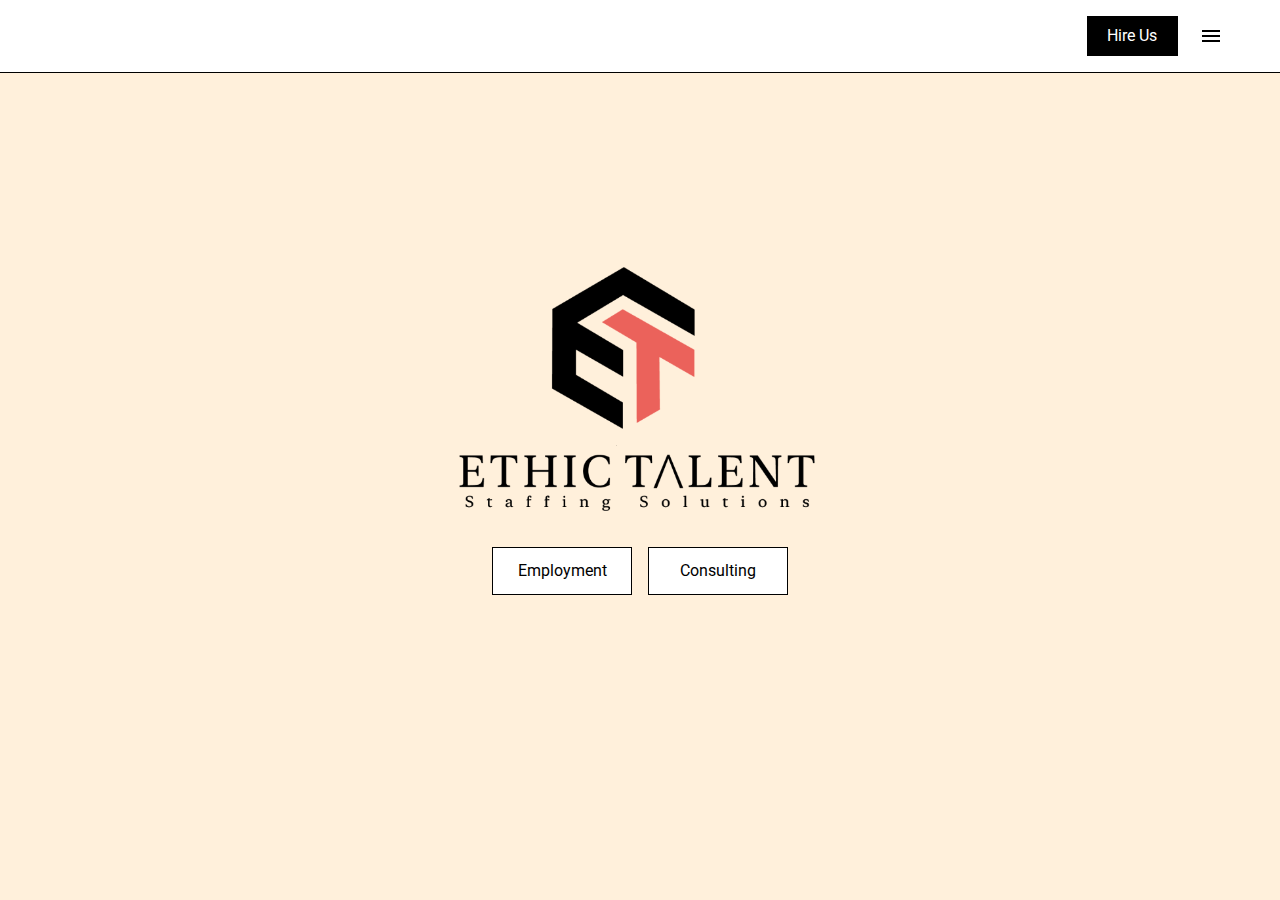
<file: index.html>
<!DOCTYPE html>
<html lang="en">

<head>
  <meta charset="UTF-8" />
  <meta http-equiv="X-UA-Compatible" content="IE=edge" />
  <meta name="viewport" content="width=device-width, initial-scale=1.0" />
  <link rel="stylesheet" href="./css/main.css" />
  <link rel="stylesheet" href="https://cdn.jsdelivr.net/npm/swiper@9/swiper-bundle.min.css" />
  <link rel="preconnect" href="https://fonts.googleapis.com" />
  <link rel="preconnect" href="https://fonts.gstatic.com" crossorigin />
  <link
    href="https://fonts.googleapis.com/css2?family=Poppins:ital,wght@0,300;0,400;0,500;0,600;0,700;0,800;0,900;1,300;1,400;1,500;1,600;1,700;1,800;1,900&display=swap"
    rel="stylesheet" />
  <link
    href="https://fonts.googleapis.com/css2?family=Roboto:ital,wght@0,300;0,400;0,500;0,700;0,900;1,300;1,400;1,500;1,700;1,900&display=swap"
    rel="stylesheet" />
  <link rel="icon" href="images/logo-small.png" />
  <title>Ethic Talent | Home</title>
</head>

<body>
  <div class="main" id="main">
    <div class="menu" id="menu">
      <div class="autoContainer">
        <div class="menu__inner">
          <div class="menu__inner-header">
            <a href="/" aria-label="home link">
              <span class="logo" aria-hidden="true">
                <img src="./images/logo.png" alt="logo" />
              </span>
            </a>
            <button class="burger active" id="closeMenu" aria-label="menu close button">
              <span> </span>
            </button>
          </div>
          <div class="menu__inner-body">
            <div class="menu__inner-body-group">
              <div class="menu__inner-body-links">
                <a href="./employment.html">Employment</a>
                <a href="./consulting.html">Consulting</a>
                <a href="./talent.html">Find Talent</a>
                <a href="./jobs.html">Find Jobs</a>
                <div class="button button--text" id="openForm">Contac Us</div>
              </div>
              <div class="menu__inner-body-info">
                <div class="menu__inner-body-info-list">
                  <a href="tel:+18001234567">1800 123 4567</a>
                  <a href="mailto:info@relume.io">info@relume.io</a>
                  <a href="https://maps.app.goo.gl/pZs6GxW3j53e97to7">Level 1, 12 Sample St, Sydney NSW 2000</a>
                </div>
                <div class="button__group">
                  <a href="#" class="button button--ico">
                    <sapn class="ico">
                      <svg width="24" height="24" viewBox="0 0 24 24" fill="none" xmlns="http://www.w3.org/2000/svg">
                        <path
                          d="M22 12.3038C22 6.74719 17.5229 2.24268 12 2.24268C6.47715 2.24268 2 6.74719 2 12.3038C2 17.3255 5.65684 21.4879 10.4375 22.2427V15.2121H7.89844V12.3038H10.4375V10.0872C10.4375 7.56564 11.9305 6.1728 14.2146 6.1728C15.3088 6.1728 16.4531 6.36931 16.4531 6.36931V8.84529H15.1922C13.95 8.84529 13.5625 9.6209 13.5625 10.4166V12.3038H16.3359L15.8926 15.2121H13.5625V22.2427C18.3432 21.4879 22 17.3257 22 12.3038Z"
                          fill="currentColor"></path>
                      </svg>
                    </sapn>
                  </a>
                  <a href="#" class="button button--ico">
                    <sapn class="ico">
                      <svg width="24" height="24" viewBox="0 0 24 24" fill="none" xmlns="http://www.w3.org/2000/svg">
                        <path fill-rule="evenodd" clip-rule="evenodd"
                          d="M16 3.24268H8C5.23858 3.24268 3 5.48126 3 8.24268V16.2427C3 19.0041 5.23858 21.2427 8 21.2427H16C18.7614 21.2427 21 19.0041 21 16.2427V8.24268C21 5.48126 18.7614 3.24268 16 3.24268ZM19.25 16.2427C19.2445 18.0353 17.7926 19.4872 16 19.4927H8C6.20735 19.4872 4.75549 18.0353 4.75 16.2427V8.24268C4.75549 6.45003 6.20735 4.99817 8 4.99268H16C17.7926 4.99817 19.2445 6.45003 19.25 8.24268V16.2427ZM16.75 8.49268C17.3023 8.49268 17.75 8.04496 17.75 7.49268C17.75 6.9404 17.3023 6.49268 16.75 6.49268C16.1977 6.49268 15.75 6.9404 15.75 7.49268C15.75 8.04496 16.1977 8.49268 16.75 8.49268ZM12 7.74268C9.51472 7.74268 7.5 9.7574 7.5 12.2427C7.5 14.728 9.51472 16.7427 12 16.7427C14.4853 16.7427 16.5 14.728 16.5 12.2427C16.5027 11.0484 16.0294 9.90225 15.1849 9.05776C14.3404 8.21327 13.1943 7.74002 12 7.74268ZM9.25 12.2427C9.25 13.7615 10.4812 14.9927 12 14.9927C13.5188 14.9927 14.75 13.7615 14.75 12.2427C14.75 10.7239 13.5188 9.49268 12 9.49268C10.4812 9.49268 9.25 10.7239 9.25 12.2427Z"
                          fill="currentColor"></path>
                      </svg>
                    </sapn>
                  </a>
                  <a href="#" class="button button--ico">
                    <sapn class="ico">
                      <svg width="24" height="24" viewBox="0 0 24 24" fill="none" xmlns="http://www.w3.org/2000/svg">
                        <path
                          d="M17.1761 4.24268H19.9362L13.9061 11.0201L21 20.2427H15.4456L11.0951 14.6493L6.11723 20.2427H3.35544L9.80517 12.9935L3 4.24268H8.69545L12.6279 9.3553L17.1761 4.24268ZM16.2073 18.6181H17.7368L7.86441 5.78196H6.2232L16.2073 18.6181Z"
                          fill="currentColor"></path>
                      </svg>
                    </sapn>
                  </a>
                  <a href="#" class="button button--ico">
                    <sapn class="ico">
                      <svg width="24" height="24" viewBox="0 0 24 24" fill="none" xmlns="http://www.w3.org/2000/svg">
                        <path fill-rule="evenodd" clip-rule="evenodd"
                          d="M4.5 3.24268C3.67157 3.24268 3 3.91425 3 4.74268V19.7427C3 20.5711 3.67157 21.2427 4.5 21.2427H19.5C20.3284 21.2427 21 20.5711 21 19.7427V4.74268C21 3.91425 20.3284 3.24268 19.5 3.24268H4.5ZM8.52076 7.2454C8.52639 8.20165 7.81061 8.79087 6.96123 8.78665C6.16107 8.78243 5.46357 8.1454 5.46779 7.24681C5.47201 6.40165 6.13998 5.72243 7.00764 5.74212C7.88795 5.76181 8.52639 6.40728 8.52076 7.2454ZM12.2797 10.0044H9.75971H9.7583V18.5643H12.4217V18.3646C12.4217 17.9847 12.4214 17.6047 12.4211 17.2246C12.4203 16.2108 12.4194 15.1959 12.4246 14.1824C12.426 13.9363 12.4372 13.6804 12.5005 13.4455C12.7381 12.568 13.5271 12.0013 14.4074 12.1406C14.9727 12.2291 15.3467 12.5568 15.5042 13.0898C15.6013 13.423 15.6449 13.7816 15.6491 14.129C15.6605 15.1766 15.6589 16.2242 15.6573 17.2719C15.6567 17.6417 15.6561 18.0117 15.6561 18.3815V18.5629H18.328V18.3576C18.328 17.9056 18.3278 17.4537 18.3275 17.0018C18.327 15.8723 18.3264 14.7428 18.3294 13.6129C18.3308 13.1024 18.276 12.599 18.1508 12.1054C17.9638 11.3713 17.5771 10.7638 16.9485 10.3251C16.5027 10.0129 16.0133 9.81178 15.4663 9.78928C15.404 9.78669 15.3412 9.7833 15.2781 9.77989C14.9984 9.76477 14.7141 9.74941 14.4467 9.80334C13.6817 9.95662 13.0096 10.3068 12.5019 10.9241C12.4429 10.9949 12.3852 11.0668 12.2991 11.1741L12.2797 11.1984V10.0044ZM5.68164 18.5671H8.33242V10.01H5.68164V18.5671Z"
                          fill="currentColor"></path>
                      </svg>
                    </sapn>
                  </a>
                  <a href="#" class="button button--ico">
                    <sapn class="ico">
                      <svg width="24" height="24" viewBox="0 0 24 24" fill="none" xmlns="http://www.w3.org/2000/svg">
                        <path
                          d="M21.593 7.20301C21.4791 6.78041 21.2565 6.39501 20.9474 6.08518C20.6382 5.77534 20.2533 5.55187 19.831 5.43701C18.265 5.00701 12 5.00001 12 5.00001C12 5.00001 5.73599 4.99301 4.16899 5.40401C3.74692 5.52415 3.36282 5.75078 3.05356 6.06214C2.7443 6.3735 2.52028 6.75913 2.40299 7.18201C1.98999 8.74801 1.98599 11.996 1.98599 11.996C1.98599 11.996 1.98199 15.26 2.39199 16.81C2.62199 17.667 3.29699 18.344 4.15499 18.575C5.73699 19.005 11.985 19.012 11.985 19.012C11.985 19.012 18.25 19.019 19.816 18.609C20.2385 18.4943 20.6237 18.2714 20.9336 17.9622C21.2436 17.653 21.4674 17.2682 21.583 16.846C21.997 15.281 22 12.034 22 12.034C22 12.034 22.02 8.76901 21.593 7.20301ZM9.99599 15.005L10.001 9.00501L15.208 12.01L9.99599 15.005Z"
                          fill="currentColor"></path>
                      </svg>
                    </sapn>
                  </a>
                </div>
              </div>
            </div>
            <div class="menu__inner-body-image">
              <img src="./images/intro.png" alt="intro image" />
            </div>
          </div>
          <div class="menu__inner-contact" id="menuForm">
            <div class="menu__inner-contact-box">
              <h5>Contact us</h5>
              <p>
                Then someone from our team will contact you as soon as
                possible with the next steps on your employment journey
              </p>
            </div>
            <form class="form">
              <div class="input__wrapper">
                <label>Name</label>
                <div class="input">
                  <input type="text" />
                </div>
              </div>
              <div class="input__wrapper">
                <label>Email</label>
                <div class="input">
                  <input type="email" />
                </div>
              </div>
              <div class="input__wrapper">
                <label>Message</label>
                <div class="input">
                  <textarea placeholder="Type your message..."></textarea>
                </div>
              </div>
              <div class="checkbox__outer">
                <div class="checkbox">
                  <input type="checkbox" id="check-1" />
                  <span> </span>
                </div>
                <label for="check-1">
                  I accept the
                  <a href="#"> Terms </a>
                </label>
              </div>
              <div class="button__group">
                <button class="button button--text">
                  <span class="text"> Submit </span>
                </button>
                <button class="button button--border" type="button" id="closeForm">
                  <span class="text"> Cancel </span>
                </button>
              </div>
            </form>
          </div>
        </div>
      </div>
    </div>
    <!-- #header start-->
    <header class="header" id="header">
      <div class="autoContainer">
        <div class="header__inner">
          <a href="/" class="header__inner-logo"></a>
          <a href="./talent.html" class="button button--text">
            <span class="text"> Hire Us </span>
          </a>
          <button class="burger" id="menuBtn" aria-label="menu button">
            <span></span>
          </button>
        </div>
      </div>
    </header>
    <!-- #header end -->
    <!-- #hero start-->
    <section class="hero">
      <div class="autoContainer">
        <div class="hero__inner">
          <div class="hero-logo">
            <img src="images/logo-big.png" alt="Ethic Talent" />
            <div class="button__group">
              <a href="./employment.html" class="button button--border _black">
                <span class="text"> Employment </span>
              </a>
              <a href="./consulting.html" class="button button--border _black">
                <span class="text"> Consulting </span>
              </a>
            </div>
          </div>
        </div>
      </div>
      <div class="hero__bg _main"></div>
    </section>
    <!-- #hero end -->
  </div>
  <script src="js/main.js"></script>
</body>

</html>
</file>
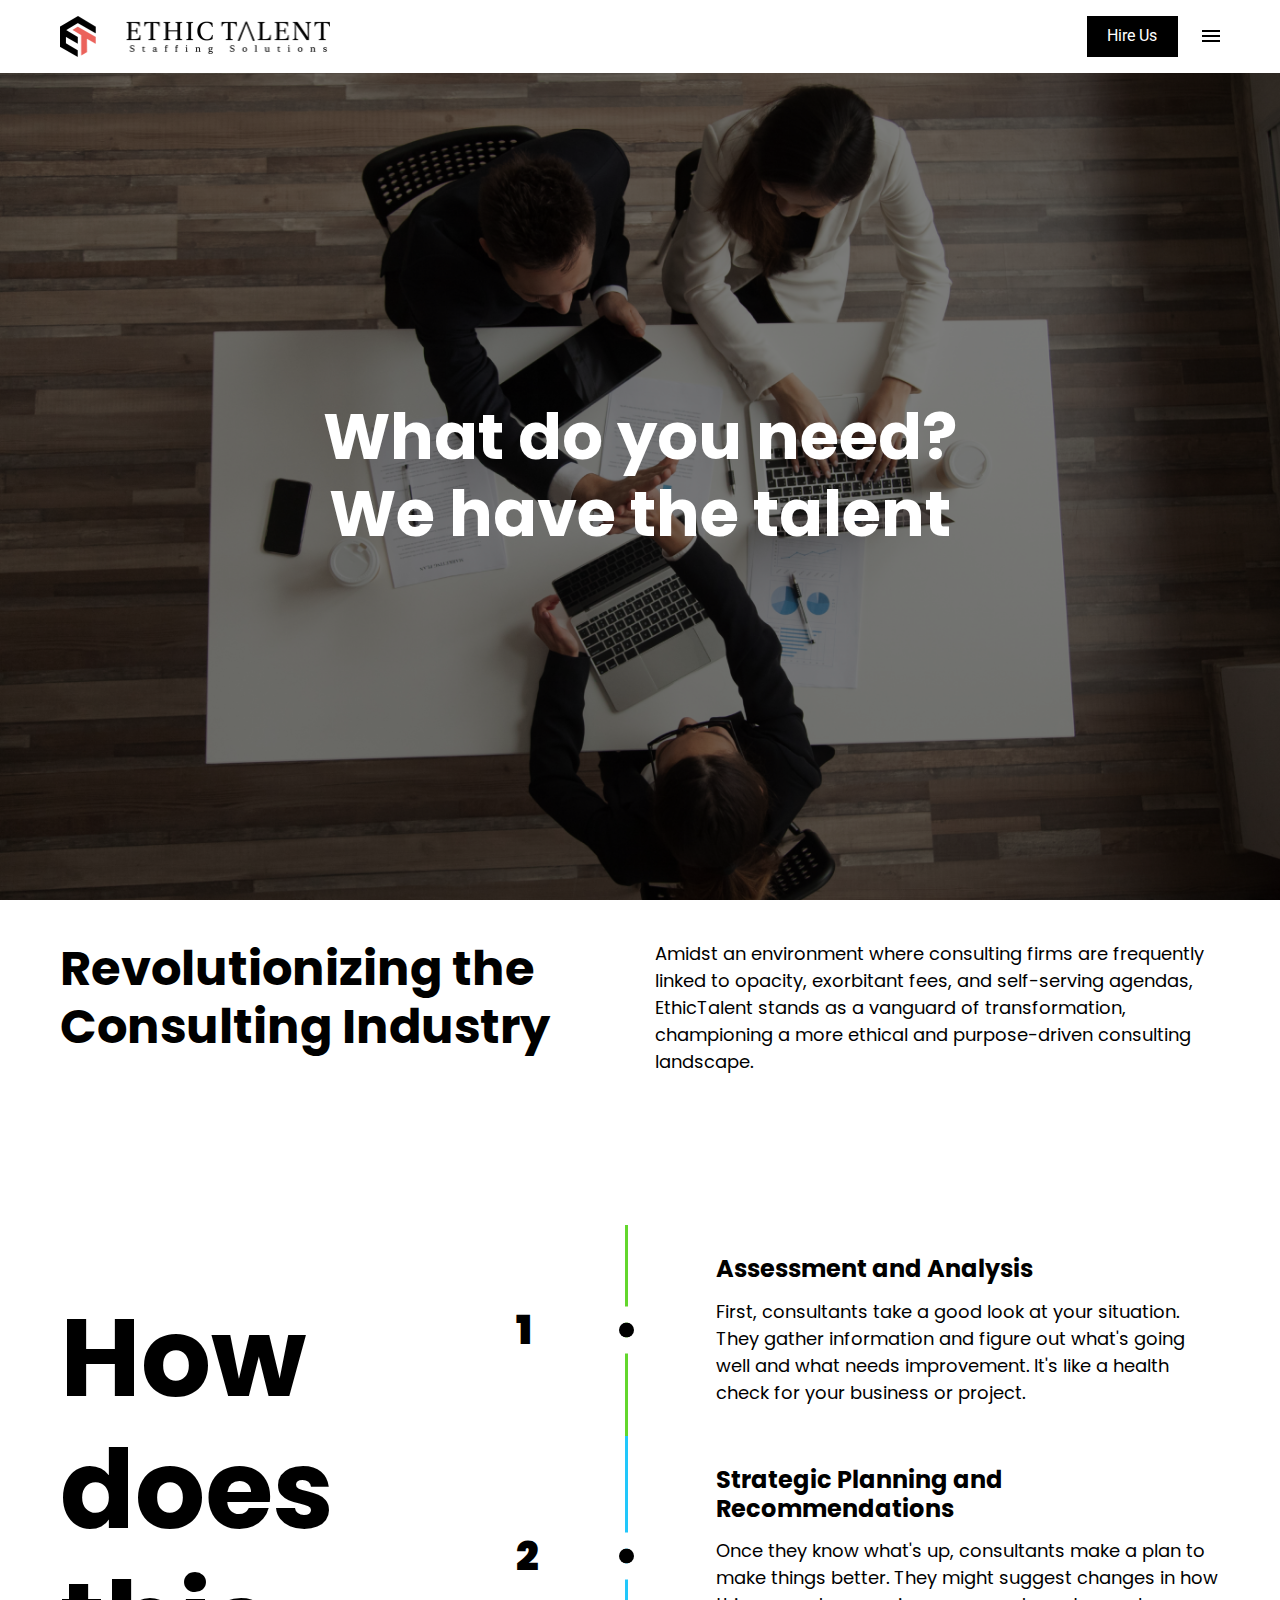
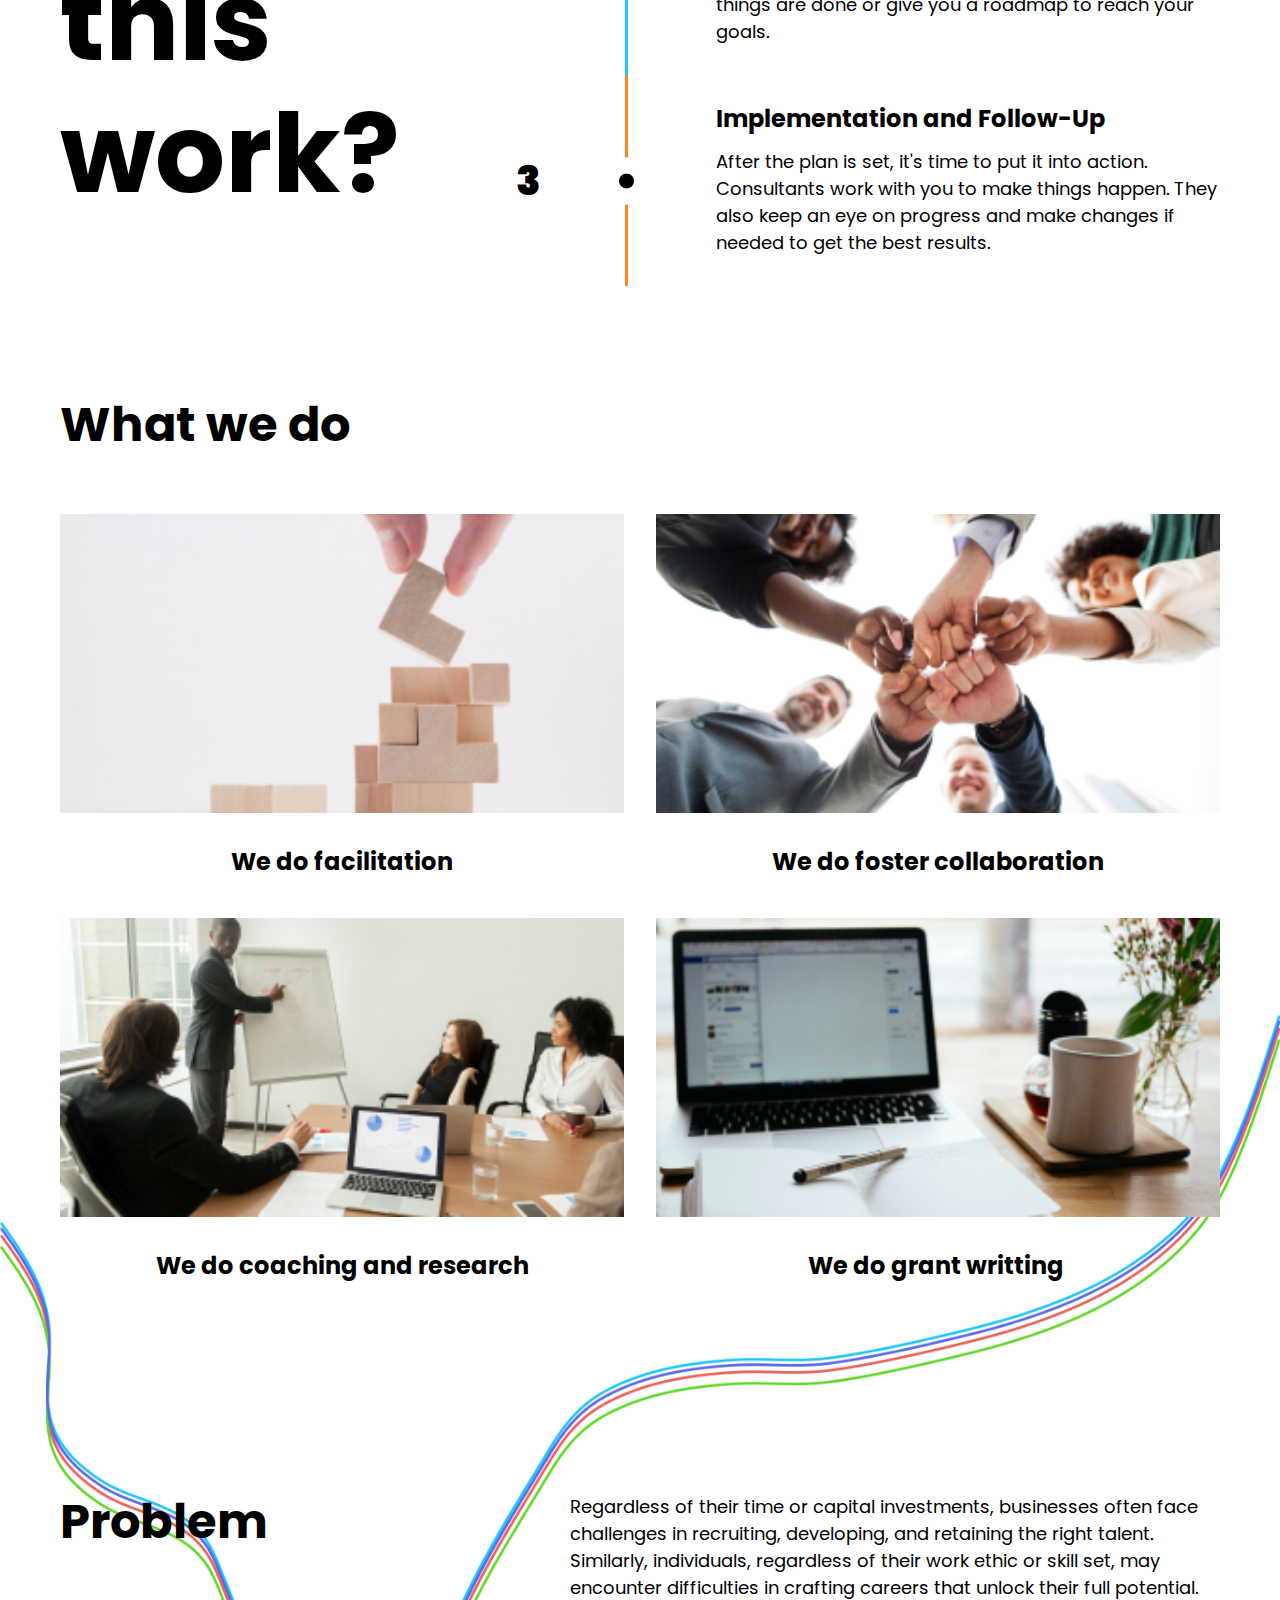
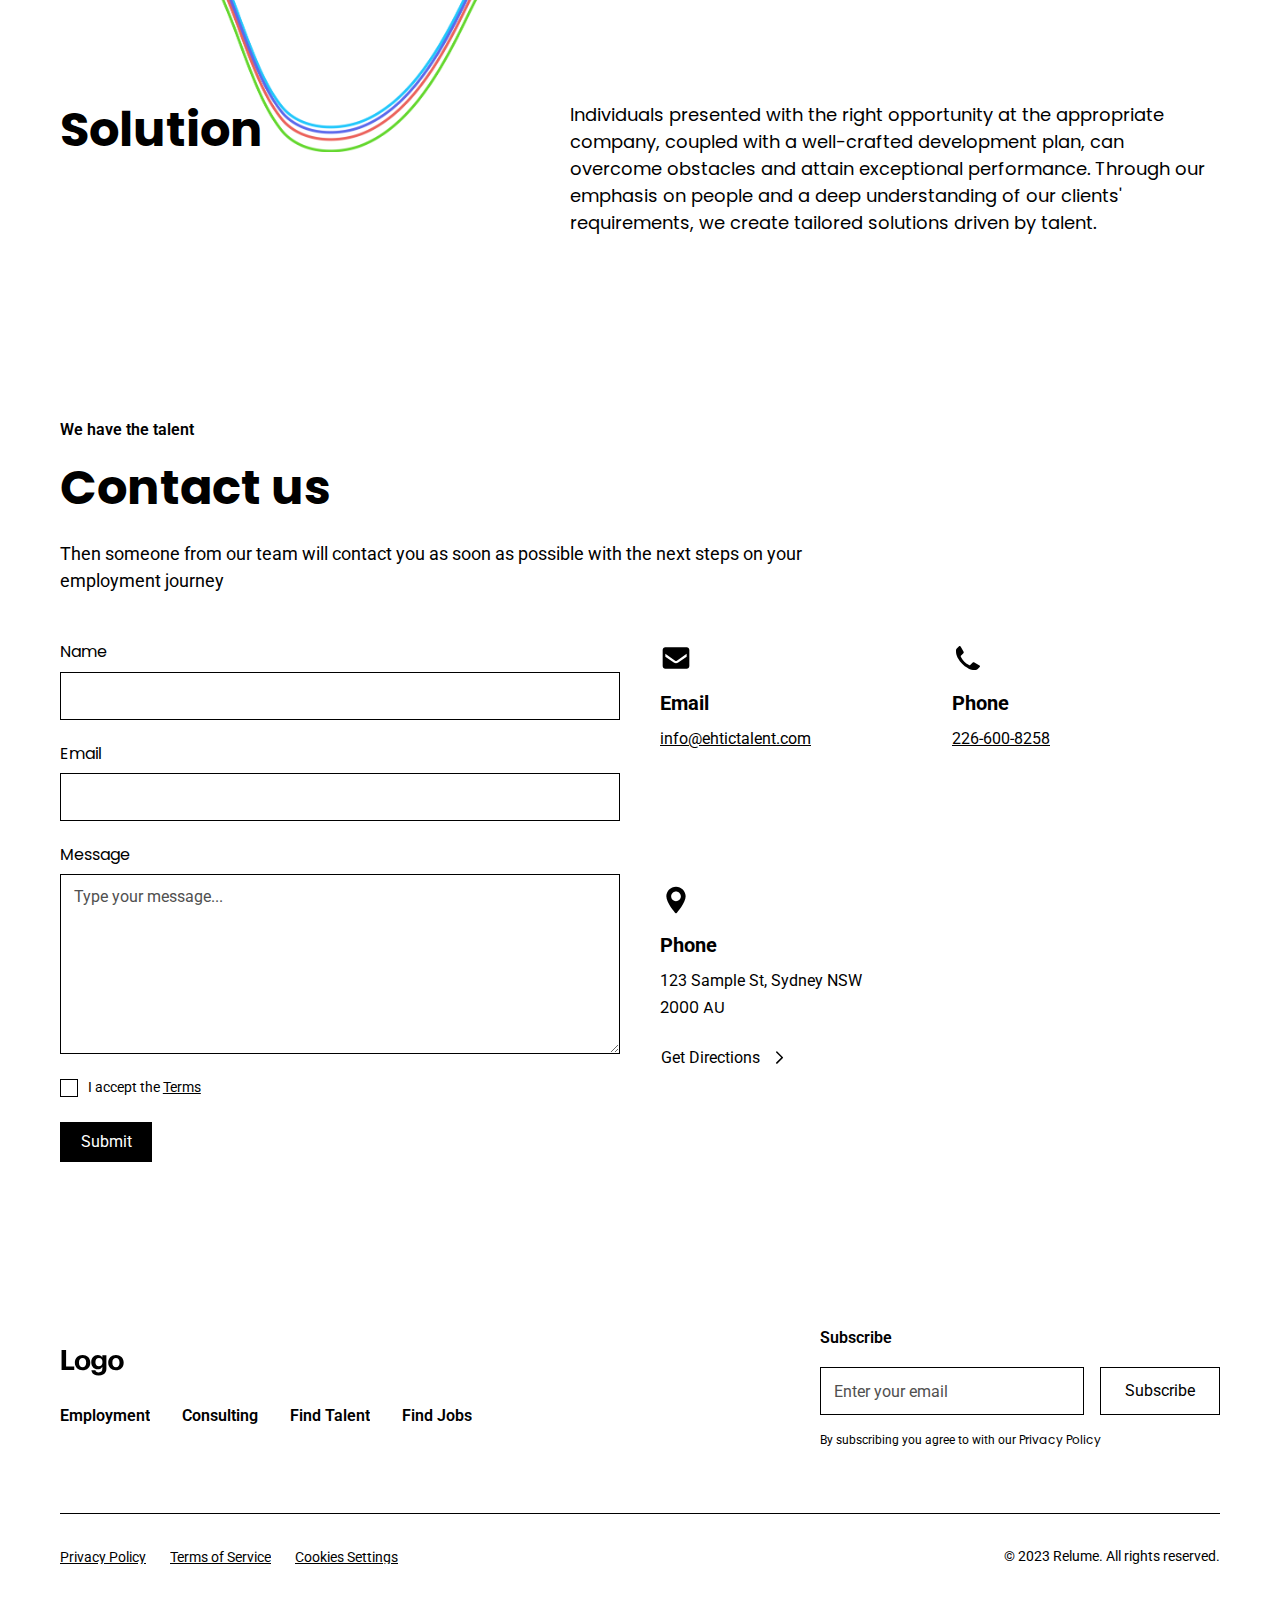
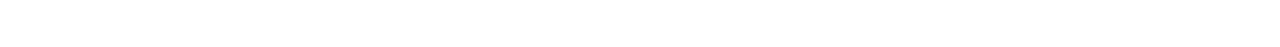
<file: consulting.html>
<!DOCTYPE html>
<html lang="en">
  <head>
    <meta charset="UTF-8" />
    <meta http-equiv="X-UA-Compatible" content="IE=edge" />
    <meta name="viewport" content="width=device-width, initial-scale=1.0" />
    <link rel="stylesheet" href="./css/main.css" />
    <link
      rel="stylesheet"
      href="https://cdn.jsdelivr.net/npm/swiper@9/swiper-bundle.min.css"
    />
    <link rel="preconnect" href="https://fonts.googleapis.com" />
    <link rel="preconnect" href="https://fonts.gstatic.com" crossorigin />
    <link
      href="https://fonts.googleapis.com/css2?family=Poppins:ital,wght@0,300;0,400;0,500;0,600;0,700;0,800;0,900;1,300;1,400;1,500;1,600;1,700;1,800;1,900&display=swap"
      rel="stylesheet"
    />
    <link
      href="https://fonts.googleapis.com/css2?family=Roboto:ital,wght@0,300;0,400;0,500;0,700;0,900;1,300;1,400;1,500;1,700;1,900&display=swap"
      rel="stylesheet"
    />
    <link rel="icon" href="images/logo-small.png" />

    <title>Ethic Talent | Consulting</title>
  </head>

  <body>
    <div class="main" id="main">
      <!-- #menu start-->
      <div class="menu" id="menu">
        <div class="autoContainer">
          <div class="menu__inner">
            <div class="menu__inner-header">
              <a href="/" aria-label="home link">
                <span class="logo" aria-hidden="true">
                  <img src="./images/logo.png" alt="logo" />
                </span>
              </a>
              <button
                class="burger active"
                id="closeMenu"
                aria-label="menu close button"
              >
                <span> </span>
              </button>
            </div>
            <div class="menu__inner-body">
              <div class="menu__inner-body-group">
                <div class="menu__inner-body-links">
                  <a href="./employment.html">Employment</a>
                  <a href="./consulting.html">Consulting</a>
                  <a href="./talent.html">Find Talent</a>
                  <a href="./jobs.html">Find Jobs</a>
                  <div class="button button--text" id="openForm">Contac Us</div>
                </div>
                <div class="menu__inner-body-info">
                  <div class="menu__inner-body-info-list">
                    <a href="tel:+18001234567">1800 123 4567</a>
                    <a href="mailto:info@relume.io">info@relume.io</a>
                    <a href="https://maps.app.goo.gl/pZs6GxW3j53e97to7"
                      >Level 1, 12 Sample St, Sydney NSW 2000</a
                    >
                  </div>
                  <div class="button__group">
                    <a href="#" class="button button--ico">
                      <sapn class="ico">
                        <svg
                          width="24"
                          height="24"
                          viewBox="0 0 24 24"
                          fill="none"
                          xmlns="http://www.w3.org/2000/svg"
                        >
                          <path
                            d="M22 12.3038C22 6.74719 17.5229 2.24268 12 2.24268C6.47715 2.24268 2 6.74719 2 12.3038C2 17.3255 5.65684 21.4879 10.4375 22.2427V15.2121H7.89844V12.3038H10.4375V10.0872C10.4375 7.56564 11.9305 6.1728 14.2146 6.1728C15.3088 6.1728 16.4531 6.36931 16.4531 6.36931V8.84529H15.1922C13.95 8.84529 13.5625 9.6209 13.5625 10.4166V12.3038H16.3359L15.8926 15.2121H13.5625V22.2427C18.3432 21.4879 22 17.3257 22 12.3038Z"
                            fill="currentColor"
                          ></path>
                        </svg>
                      </sapn>
                    </a>
                    <a href="#" class="button button--ico">
                      <sapn class="ico">
                        <svg
                          width="24"
                          height="24"
                          viewBox="0 0 24 24"
                          fill="none"
                          xmlns="http://www.w3.org/2000/svg"
                        >
                          <path
                            fill-rule="evenodd"
                            clip-rule="evenodd"
                            d="M16 3.24268H8C5.23858 3.24268 3 5.48126 3 8.24268V16.2427C3 19.0041 5.23858 21.2427 8 21.2427H16C18.7614 21.2427 21 19.0041 21 16.2427V8.24268C21 5.48126 18.7614 3.24268 16 3.24268ZM19.25 16.2427C19.2445 18.0353 17.7926 19.4872 16 19.4927H8C6.20735 19.4872 4.75549 18.0353 4.75 16.2427V8.24268C4.75549 6.45003 6.20735 4.99817 8 4.99268H16C17.7926 4.99817 19.2445 6.45003 19.25 8.24268V16.2427ZM16.75 8.49268C17.3023 8.49268 17.75 8.04496 17.75 7.49268C17.75 6.9404 17.3023 6.49268 16.75 6.49268C16.1977 6.49268 15.75 6.9404 15.75 7.49268C15.75 8.04496 16.1977 8.49268 16.75 8.49268ZM12 7.74268C9.51472 7.74268 7.5 9.7574 7.5 12.2427C7.5 14.728 9.51472 16.7427 12 16.7427C14.4853 16.7427 16.5 14.728 16.5 12.2427C16.5027 11.0484 16.0294 9.90225 15.1849 9.05776C14.3404 8.21327 13.1943 7.74002 12 7.74268ZM9.25 12.2427C9.25 13.7615 10.4812 14.9927 12 14.9927C13.5188 14.9927 14.75 13.7615 14.75 12.2427C14.75 10.7239 13.5188 9.49268 12 9.49268C10.4812 9.49268 9.25 10.7239 9.25 12.2427Z"
                            fill="currentColor"
                          ></path>
                        </svg>
                      </sapn>
                    </a>
                    <a href="#" class="button button--ico">
                      <sapn class="ico">
                        <svg
                          width="24"
                          height="24"
                          viewBox="0 0 24 24"
                          fill="none"
                          xmlns="http://www.w3.org/2000/svg"
                        >
                          <path
                            d="M17.1761 4.24268H19.9362L13.9061 11.0201L21 20.2427H15.4456L11.0951 14.6493L6.11723 20.2427H3.35544L9.80517 12.9935L3 4.24268H8.69545L12.6279 9.3553L17.1761 4.24268ZM16.2073 18.6181H17.7368L7.86441 5.78196H6.2232L16.2073 18.6181Z"
                            fill="currentColor"
                          ></path>
                        </svg>
                      </sapn>
                    </a>
                    <a href="#" class="button button--ico">
                      <sapn class="ico">
                        <svg
                          width="24"
                          height="24"
                          viewBox="0 0 24 24"
                          fill="none"
                          xmlns="http://www.w3.org/2000/svg"
                        >
                          <path
                            fill-rule="evenodd"
                            clip-rule="evenodd"
                            d="M4.5 3.24268C3.67157 3.24268 3 3.91425 3 4.74268V19.7427C3 20.5711 3.67157 21.2427 4.5 21.2427H19.5C20.3284 21.2427 21 20.5711 21 19.7427V4.74268C21 3.91425 20.3284 3.24268 19.5 3.24268H4.5ZM8.52076 7.2454C8.52639 8.20165 7.81061 8.79087 6.96123 8.78665C6.16107 8.78243 5.46357 8.1454 5.46779 7.24681C5.47201 6.40165 6.13998 5.72243 7.00764 5.74212C7.88795 5.76181 8.52639 6.40728 8.52076 7.2454ZM12.2797 10.0044H9.75971H9.7583V18.5643H12.4217V18.3646C12.4217 17.9847 12.4214 17.6047 12.4211 17.2246C12.4203 16.2108 12.4194 15.1959 12.4246 14.1824C12.426 13.9363 12.4372 13.6804 12.5005 13.4455C12.7381 12.568 13.5271 12.0013 14.4074 12.1406C14.9727 12.2291 15.3467 12.5568 15.5042 13.0898C15.6013 13.423 15.6449 13.7816 15.6491 14.129C15.6605 15.1766 15.6589 16.2242 15.6573 17.2719C15.6567 17.6417 15.6561 18.0117 15.6561 18.3815V18.5629H18.328V18.3576C18.328 17.9056 18.3278 17.4537 18.3275 17.0018C18.327 15.8723 18.3264 14.7428 18.3294 13.6129C18.3308 13.1024 18.276 12.599 18.1508 12.1054C17.9638 11.3713 17.5771 10.7638 16.9485 10.3251C16.5027 10.0129 16.0133 9.81178 15.4663 9.78928C15.404 9.78669 15.3412 9.7833 15.2781 9.77989C14.9984 9.76477 14.7141 9.74941 14.4467 9.80334C13.6817 9.95662 13.0096 10.3068 12.5019 10.9241C12.4429 10.9949 12.3852 11.0668 12.2991 11.1741L12.2797 11.1984V10.0044ZM5.68164 18.5671H8.33242V10.01H5.68164V18.5671Z"
                            fill="currentColor"
                          ></path>
                        </svg>
                      </sapn>
                    </a>
                    <a href="#" class="button button--ico">
                      <sapn class="ico">
                        <svg
                          width="24"
                          height="24"
                          viewBox="0 0 24 24"
                          fill="none"
                          xmlns="http://www.w3.org/2000/svg"
                        >
                          <path
                            d="M21.593 7.20301C21.4791 6.78041 21.2565 6.39501 20.9474 6.08518C20.6382 5.77534 20.2533 5.55187 19.831 5.43701C18.265 5.00701 12 5.00001 12 5.00001C12 5.00001 5.73599 4.99301 4.16899 5.40401C3.74692 5.52415 3.36282 5.75078 3.05356 6.06214C2.7443 6.3735 2.52028 6.75913 2.40299 7.18201C1.98999 8.74801 1.98599 11.996 1.98599 11.996C1.98599 11.996 1.98199 15.26 2.39199 16.81C2.62199 17.667 3.29699 18.344 4.15499 18.575C5.73699 19.005 11.985 19.012 11.985 19.012C11.985 19.012 18.25 19.019 19.816 18.609C20.2385 18.4943 20.6237 18.2714 20.9336 17.9622C21.2436 17.653 21.4674 17.2682 21.583 16.846C21.997 15.281 22 12.034 22 12.034C22 12.034 22.02 8.76901 21.593 7.20301ZM9.99599 15.005L10.001 9.00501L15.208 12.01L9.99599 15.005Z"
                            fill="currentColor"
                          ></path>
                        </svg>
                      </sapn>
                    </a>
                  </div>
                </div>
              </div>
              <div class="menu__inner-body-image">
                <img src="./images/intro.png" alt="intro image" />
              </div>
            </div>
            <div class="menu__inner-contact" id="menuForm">
              <div class="menu__inner-contact-box">
                <h5>Contact us</h5>
                <p>
                  Then someone from our team will contact you as soon as
                  possible with the next steps on your employment journey
                </p>
              </div>
              <form class="form">
                <div class="input__wrapper">
                  <label>Name</label>
                  <div class="input">
                    <input type="text" />
                  </div>
                </div>
                <div class="input__wrapper">
                  <label>Email</label>
                  <div class="input">
                    <input type="email" />
                  </div>
                </div>
                <div class="input__wrapper">
                  <label>Message</label>
                  <div class="input">
                    <textarea placeholder="Type your message..."></textarea>
                  </div>
                </div>
                <div class="checkbox__outer">
                  <div class="checkbox">
                    <input type="checkbox" id="check-1" />
                    <span> </span>
                  </div>
                  <label for="check-1">
                    I accept the
                    <a href="#"> Terms </a>
                  </label>
                </div>
                <div class="button__group">
                  <button class="button button--text">
                    <span class="text"> Submit </span>
                  </button>
                  <button
                    class="button button--border"
                    type="button"
                    id="closeForm"
                  >
                    <span class="text"> Cancel </span>
                  </button>
                </div>
              </form>
            </div>
          </div>
        </div>
      </div>
      <!-- #menu start-->
      <!-- #header start-->
      <header class="header" id="header">
        <div class="autoContainer">
          <div class="header__inner">
            <a href="/" class="header__inner-logo">
              <span class="logo">
                <img src="./images/logo.png" alt="logo" />
              </span>
            </a>
            <a href="#contact" class="button button--text">
              <span class="text"> Hire Us </span>
            </a>
            <button class="burger" id="menuBtn" aria-label="menu button">
              <span></span>
            </button>
          </div>
        </div>
      </header>
      <!-- #header end -->
      <!-- #hero start-->
      <section class="hero">
        <div class="autoContainer">
          <div class="hero__inner">
            <div class="hero__inner-container active">
              <h1 class="_lg">
                What do you need?<br />
                We have the talent
              </h1>
            </div>
          </div>
        </div>
        <div class="hero__bg _dark">
          <img src="./images/hero-2.png" alt="image" />
        </div>
      </section>
      <!-- #hero end -->
      <!-- #info start -->
      <section class="info info--sm">
        <div class="autoContainer">
          <div class="info__inner">
            <div class="info__inner-row">
              <h2>Revolutionizing the Consulting Industry</h2>
              <p>
                Amidst an environment where consulting firms are frequently
                linked to opacity, exorbitant fees, and self-serving agendas,
                EthicTalent stands as a vanguard of transformation, championing
                a more ethical and purpose-driven consulting landscape.
              </p>
            </div>
          </div>
        </div>
      </section>
      <!-- #info end -->
      <!-- #work start -->
      <section class="work">
        <div class="autoContainer">
          <div class="work__inner">
            <div class="work__inner-row">
              <strong class="work__inner-title"> How does this work? </strong>
              <div class="scrollProgres">
                <div class="scrollProgres__item">
                  <div class="scrollProgres__scale">
                    <div class="scrollProgres__scale-index">
                      <strong>1</strong>
                    </div>
                    <div class="scrollProgres__scale-progress">
                      <span class="scrollProgres__scale-line"></span>
                      <span class="scrollProgres__scale-circle"></span>
                    </div>
                  </div>
                  <div class="scrollProgres__item-body">
                    <h5>Assessment and Analysis</h5>
                    <p>
                      First, consultants take a good look at your situation.
                      They gather information and figure out what's going well
                      and what needs improvement. It's like a health check for
                      your business or project.
                    </p>
                  </div>
                </div>
                <div class="scrollProgres__item">
                  <div class="scrollProgres__scale _blue">
                    <div class="scrollProgres__scale-index">
                      <strong>2</strong>
                    </div>
                    <div class="scrollProgres__scale-progress">
                      <span class="scrollProgres__scale-line"></span>
                      <span class="scrollProgres__scale-circle"></span>
                    </div>
                  </div>
                  <div class="scrollProgres__item-body">
                    <h5>Strategic Planning and Recommendations</h5>
                    <p>
                      Once they know what's up, consultants make a plan to make
                      things better. They might suggest changes in how things
                      are done or give you a roadmap to reach your goals.
                    </p>
                  </div>
                </div>
                <div class="scrollProgres__item">
                  <div class="scrollProgres__scale _orange">
                    <div class="scrollProgres__scale-index">
                      <strong>3</strong>
                    </div>
                    <div class="scrollProgres__scale-progress">
                      <span class="scrollProgres__scale-line"></span>
                      <span class="scrollProgres__scale-circle"></span>
                    </div>
                  </div>
                  <div class="scrollProgres__item-body">
                    <h5>Implementation and Follow-Up</h5>
                    <p>
                      After the plan is set, it's time to put it into action.
                      Consultants work with you to make things happen. They also
                      keep an eye on progress and make changes if needed to get
                      the best results.
                    </p>
                  </div>
                </div>
              </div>
            </div>
          </div>
        </div>
      </section>
      <!-- #work end -->
      <!-- #service start -->
      <section class="service">
        <div class="autoContainer">
          <div class="service__inner">
            <h2>What we do</h2>
            <div class="grid__row">
              <div class="grid__item">
                <div class="grid__item-image">
                  <div class="ratioImage">
                    <img src="./images/grid/do-1.png" alt="image" />
                  </div>
                </div>
                <h5>We do facilitation</h5>
              </div>
              <div class="grid__item">
                <div class="grid__item-image">
                  <div class="ratioImage">
                    <img src="./images/grid/do-2.png" alt="image" />
                  </div>
                </div>
                <h5>We do foster collaboration</h5>
              </div>
              <div class="grid__item">
                <div class="grid__item-image">
                  <div class="ratioImage">
                    <img src="./images/grid/do-3.png" alt="image" />
                  </div>
                </div>
                <h5>We do coaching and research</h5>
              </div>
              <div class="grid__item">
                <div class="grid__item-image">
                  <div class="ratioImage">
                    <img src="./images/grid/do-4.png" alt="image" />
                  </div>
                </div>
                <h5>We do grant writting </h5>
              </div>
            </div>
          </div>
        </div>
      </section>
      <!-- #service end -->
      <!-- #info start -->
      <section class="info info--lg">
        <div class="autoContainer">
          <div class="info__inner">
            <div class="info__inner-row">
              <h2>Problem</h2>
              <p>
                Regardless of their time or capital investments, businesses
                often face challenges in recruiting, developing, and retaining
                the right talent. Similarly, individuals, regardless of their
                work ethic or skill set, may encounter difficulties in crafting
                careers that unlock their full potential.
              </p>
            </div>
            <div class="info__inner-row">
              <h2>Solution</h2>
              <p>
                Individuals presented with the right opportunity at the
                appropriate company, coupled with a well-crafted development
                plan, can overcome obstacles and attain exceptional performance.
                Through our emphasis on people and a deep understanding of our
                clients' requirements, we create tailored solutions driven by
                talent.
              </p>
            </div>
          </div>
        </div>
        <div class="info__bg">
          <img src="./images/line-shape.png" alt="lime" />
        </div>
      </section>
      <!-- #info end -->
      <!-- #contact start -->
      <div class="anchor" id="contact"></div>
      <section class="contact">
        <div class="autoContainer">
          <div class="contact__inner">
            <div class="contact__inner-header">
              <strong> We have the talent </strong>
              <h2>Contact us</h2>
              <p>
                Then someone from our team will contact you as soon as possible
                with the next steps on your employment journey
              </p>
            </div>
            <div class="contact__inner-row">
              <form class="form">
                <div class="input__wrapper">
                  <label>Name</label>
                  <div class="input">
                    <input type="text" />
                  </div>
                </div>
                <div class="input__wrapper">
                  <label>Email</label>
                  <div class="input">
                    <input type="email" />
                  </div>
                </div>
                <div class="input__wrapper">
                  <label>Message</label>
                  <div class="input">
                    <textarea placeholder="Type your message..."></textarea>
                  </div>
                </div>
                <div class="checkbox__outer">
                  <div class="checkbox">
                    <input type="checkbox" id="check-1" />
                    <span> </span>
                  </div>
                  <label for="check-1">
                    I accept the
                    <a href="#"> Terms </a>
                  </label>
                </div>
                <button class="button button--text">
                  <span class="text"> Submit </span>
                </button>
              </form>
              <div class="contact__inner-container">
                <div class="contact__item">
                  <div class="contact__item-ico">
                    <span class="ico">
                      <svg
                        width="32"
                        height="32"
                        viewBox="0 0 32 32"
                        fill="none"
                        xmlns="http://www.w3.org/2000/svg"
                      >
                        <path
                          fill-rule="evenodd"
                          clip-rule="evenodd"
                          d="M5.33329 5.33398H26.6666C28.1394 5.33398 29.3333 6.52789 29.3333 8.00065V24.0007C29.3333 25.4735 28.1394 26.6673 26.6666 26.6673H5.33329C3.86053 26.6673 2.66663 25.4735 2.66663 24.0007V8.00065C2.66663 6.52789 3.86053 5.33398 5.33329 5.33398ZM18.2 20.6007L26.6666 14.6673V11.8673L16.8666 18.734C16.3454 19.0957 15.6545 19.0957 15.1333 18.734L5.33329 11.8673V14.6673L13.8 20.6007C15.1213 21.5243 16.8786 21.5243 18.2 20.6007Z"
                          fill="currentColor"
                        />
                      </svg>
                    </span>
                  </div>
                  <strong> Email </strong>
                  <a href="mailto:info@ehtictalent.com">info@ehtictalent.com</a>
                </div>
                <div class="contact__item">
                  <div class="contact__item-ico">
                    <span class="ico">
                      <svg
                        width="32"
                        height="32"
                        viewBox="0 0 32 32"
                        fill="none"
                        xmlns="http://www.w3.org/2000/svg"
                      >
                        <path
                          d="M22.6667 28.0004C20.4617 27.9984 18.2911 27.4534 16.3467 26.4137L15.7467 26.0804C11.601 23.8514 8.20225 20.4526 5.97333 16.307L5.64 15.707C4.57309 13.7516 4.00951 11.5613 4 9.33369V8.44036C3.99944 7.72964 4.28261 7.04809 4.78667 6.54702L7.04 4.29369C7.25884 4.07316 7.56775 3.96686 7.87595 4.00604C8.18415 4.04521 8.45664 4.22542 8.61333 4.49369L11.6133 9.64036C11.9167 10.1642 11.8291 10.8267 11.4 11.2537L8.88 13.7737C8.67072 13.9806 8.62196 14.3004 8.76 14.5604L9.22667 15.4404C10.9027 18.5449 13.4524 21.09 16.56 22.7604L17.44 23.2404C17.7 23.3784 18.0197 23.3296 18.2267 23.1204L20.7467 20.6004C21.1736 20.1713 21.8361 20.0837 22.36 20.387L27.5067 23.387C27.7749 23.5437 27.9552 23.8162 27.9943 24.1244C28.0335 24.4326 27.9272 24.7416 27.7067 24.9604L25.4533 27.2137C24.9523 27.7177 24.2707 28.0009 23.56 28.0004H22.6667Z"
                          fill="currentColor"
                        />
                      </svg>
                    </span>
                  </div>
                  <strong> Phone </strong>
                  <a href="tel:226-600-8258">226-600-8258</a>
                </div>
                <div class="contact__item">
                  <div class="contact__item-ico">
                    <span class="ico">
                      <svg
                        width="32"
                        height="32"
                        viewBox="0 0 32 32"
                        fill="none"
                        xmlns="http://www.w3.org/2000/svg"
                      >
                        <path
                          d="M16.0002 2.66602C10.6749 2.66602 6.34253 6.99842 6.34253 12.3236C6.34253 18.9324 14.9851 28.6344 15.3531 29.0441C15.6987 29.4291 16.3022 29.4284 16.6473 29.0441C17.0151 28.6344 25.6578 18.9324 25.6578 12.3236C25.6577 6.99842 21.3254 2.66602 16.0002 2.66602ZM16.0002 17.1827C13.3209 17.1827 11.1412 15.0029 11.1412 12.3236C11.1412 9.64435 13.321 7.46466 16.0002 7.46466C18.6794 7.46466 20.8591 9.6444 20.8591 12.3237C20.8591 15.0029 18.6794 17.1827 16.0002 17.1827Z"
                          fill="currentColor"
                        />
                      </svg>
                    </span>
                  </div>
                  <strong> Phone </strong>
                  <a
                    href="https://maps.app.goo.gl/pZs6GxW3j53e97to7"
                    class="_unset"
                    >123 Sample St, Sydney NSW <span> 2000 AU </span></a
                  >
                  <button class="button button--rightIco">
                    <span class="text"> Get Directions </span>
                    <span class="ico">
                      <svg
                        width="24"
                        height="24"
                        viewBox="0 0 24 24"
                        fill="none"
                        xmlns="http://www.w3.org/2000/svg"
                      >
                        <path
                          fill-rule="evenodd"
                          clip-rule="evenodd"
                          d="M14.9603 11.1423C15.1799 11.362 15.1799 11.7181 14.9603 11.9378L9.2254 17.6727C9.00572 17.8923 8.64962 17.8923 8.42995 17.6727L8.16475 17.4075C7.94507 17.1878 7.94507 16.8317 8.16475 16.612L13.2367 11.5401L8.16475 6.46812C7.94507 6.24844 7.94507 5.89234 8.16475 5.67267L8.42995 5.40747C8.64962 5.18779 9.00572 5.18779 9.2254 5.40747L14.9603 11.1423Z"
                          fill="currentColor"
                        />
                      </svg>
                    </span>
                  </button>
                </div>
              </div>
            </div>
          </div>
        </div>
      </section>
      <!-- #contact end -->
      <!-- #footer -->
      <footer class="footer">
        <div class="autoContainer">
          <div class="footer__inner">
            <div class="footer__inner-row">
              <div class="footer__inner-container">
                <a href="#" class="footer__inner-logo">
                  <img src="./images/logo-word.svg" alt="logo" />
                </a>
                <div class="footer__inner-group">
                  <a href="#" class="footer__inner-link"> Employment </a>
                  <a href="#" class="footer__inner-link"> Consulting </a>
                  <a href="#" class="footer__inner-link"> Find Talent </a>
                  <a href="#" class="footer__inner-link"> Find Jobs </a>
                </div>
              </div>
              <div class="footer__inner-body">
                <strong> Subscribe </strong>
                <div class="footer__inner-wrapper">
                  <div class="input">
                    <input type="email" placeholder="Enter your email" />
                  </div>
                  <button class="button button--border _black">
                    <span class="text"> Subscribe </span>
                  </button>
                </div>
                <p class="_sm">
                  By subscribing you agree to with our
                  <a href="#"> Privacy Policy </a>
                </p>
              </div>
            </div>
            <div class="footer__inner-row _border">
              <div class="footer__inner-group _sm">
                <a href="#" class="footer__inner-link _sm"> Privacy Policy </a>
                <a href="#" class="footer__inner-link _sm">
                  Terms of Service
                </a>
                <a href="#" class="footer__inner-link _sm">
                  Cookies Settings
                </a>
              </div>
              <p class="copy">© 2023 Relume. All rights reserved.</p>
            </div>
          </div>
        </div>
      </footer>
      <!-- #footer end -->
      <!-- #popUp start -->
      <div class="popUp" id="popUp">
        <div class="popUp__contact">
          <div class="popUp__contact-box">
            <h5>Contact us</h5>
            <p>
              Then someone from our team will contact you as soon as possible
              with the next steps on your employment journey
            </p>
          </div>
          <form class="form">
            <div class="input__wrapper">
              <label>Name</label>
              <div class="input">
                <input type="text" />
              </div>
            </div>
            <div class="input__wrapper">
              <label>Email</label>
              <div class="input">
                <input type="email" />
              </div>
            </div>
            <div class="input__wrapper">
              <label>Message</label>
              <div class="input">
                <textarea placeholder="Type your message..."></textarea>
              </div>
            </div>
            <div class="checkbox__outer">
              <div class="checkbox">
                <input type="checkbox" id="check-1" />
                <span> </span>
              </div>
              <label for="check-1">
                I accept the
                <a href="#"> Terms </a>
              </label>
            </div>
            <button class="button button--text">
              <span class="text"> Submit </span>
            </button>
          </form>
        </div>
      </div>
      <!-- #popUp end -->
    </div>
    <script src="js/main.js"></script>
    <script src="./js/tab.js"></script>
  </body>
</html>
</file>
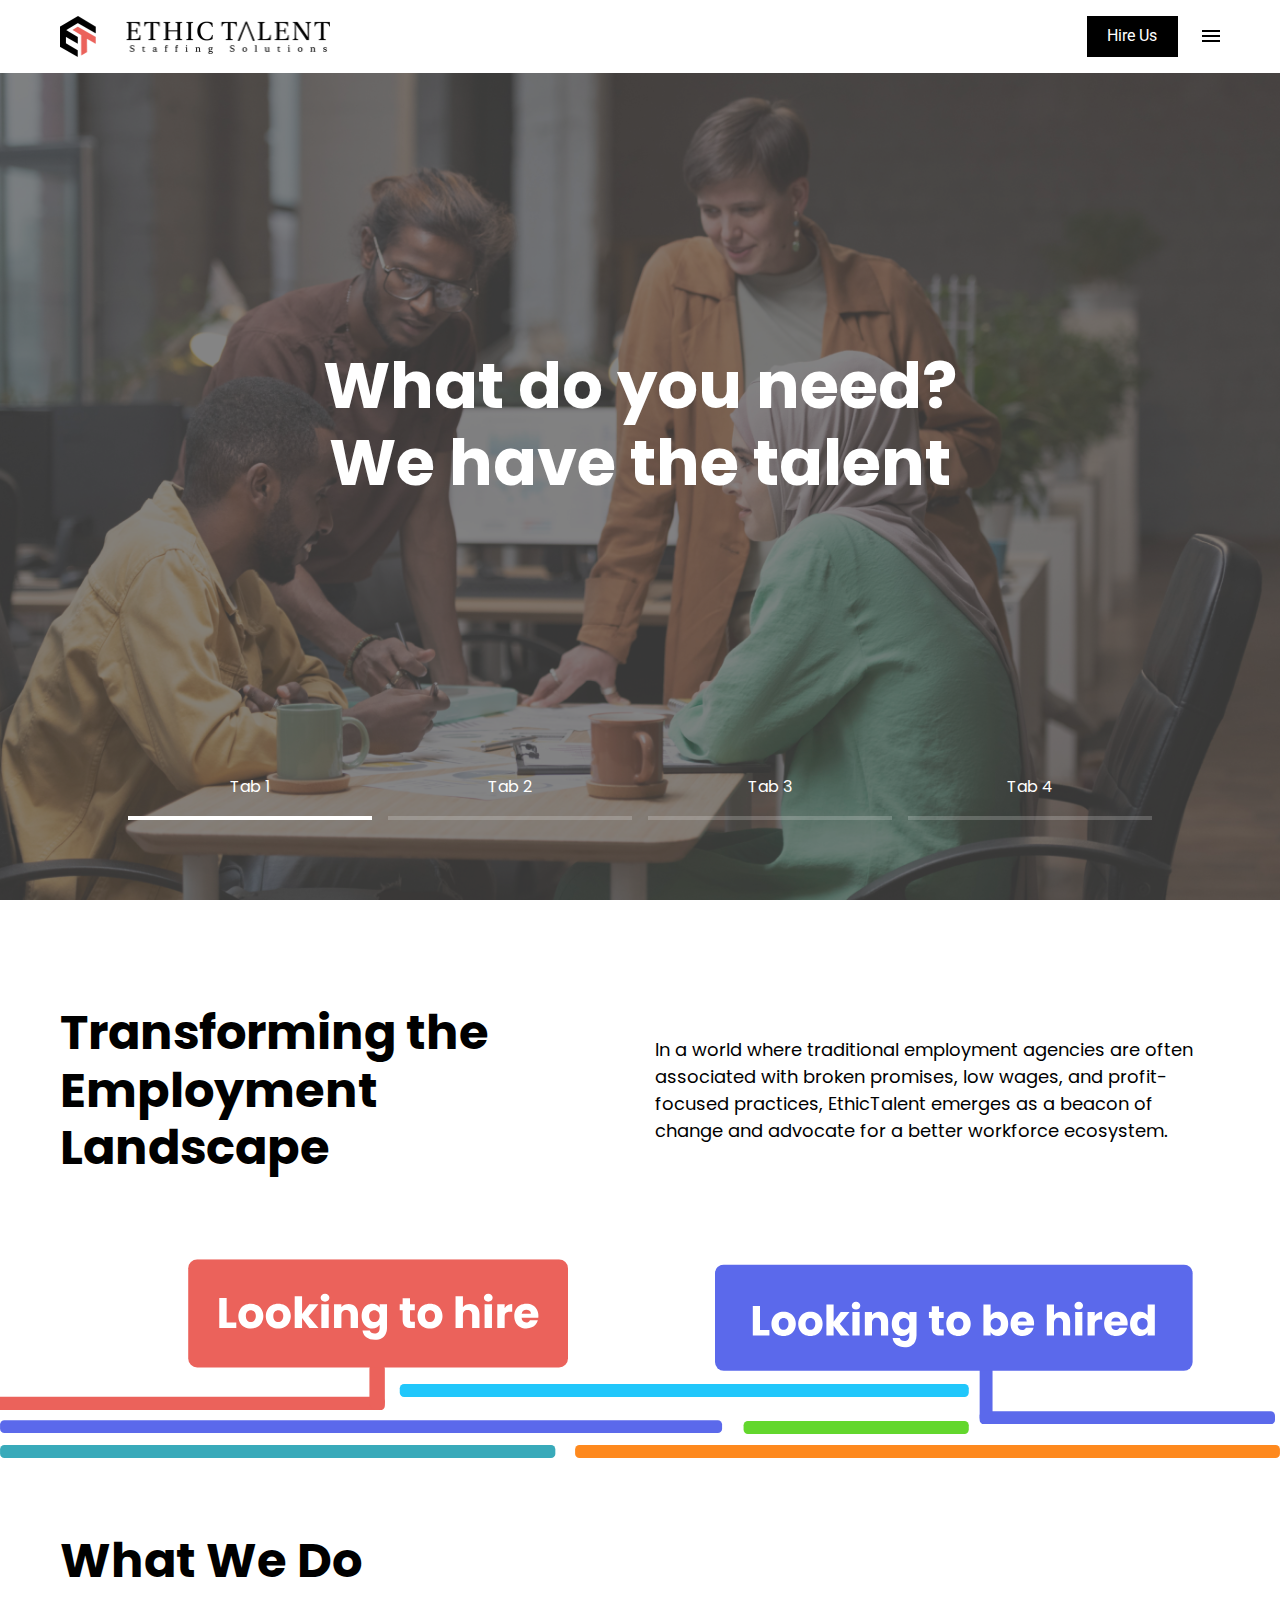
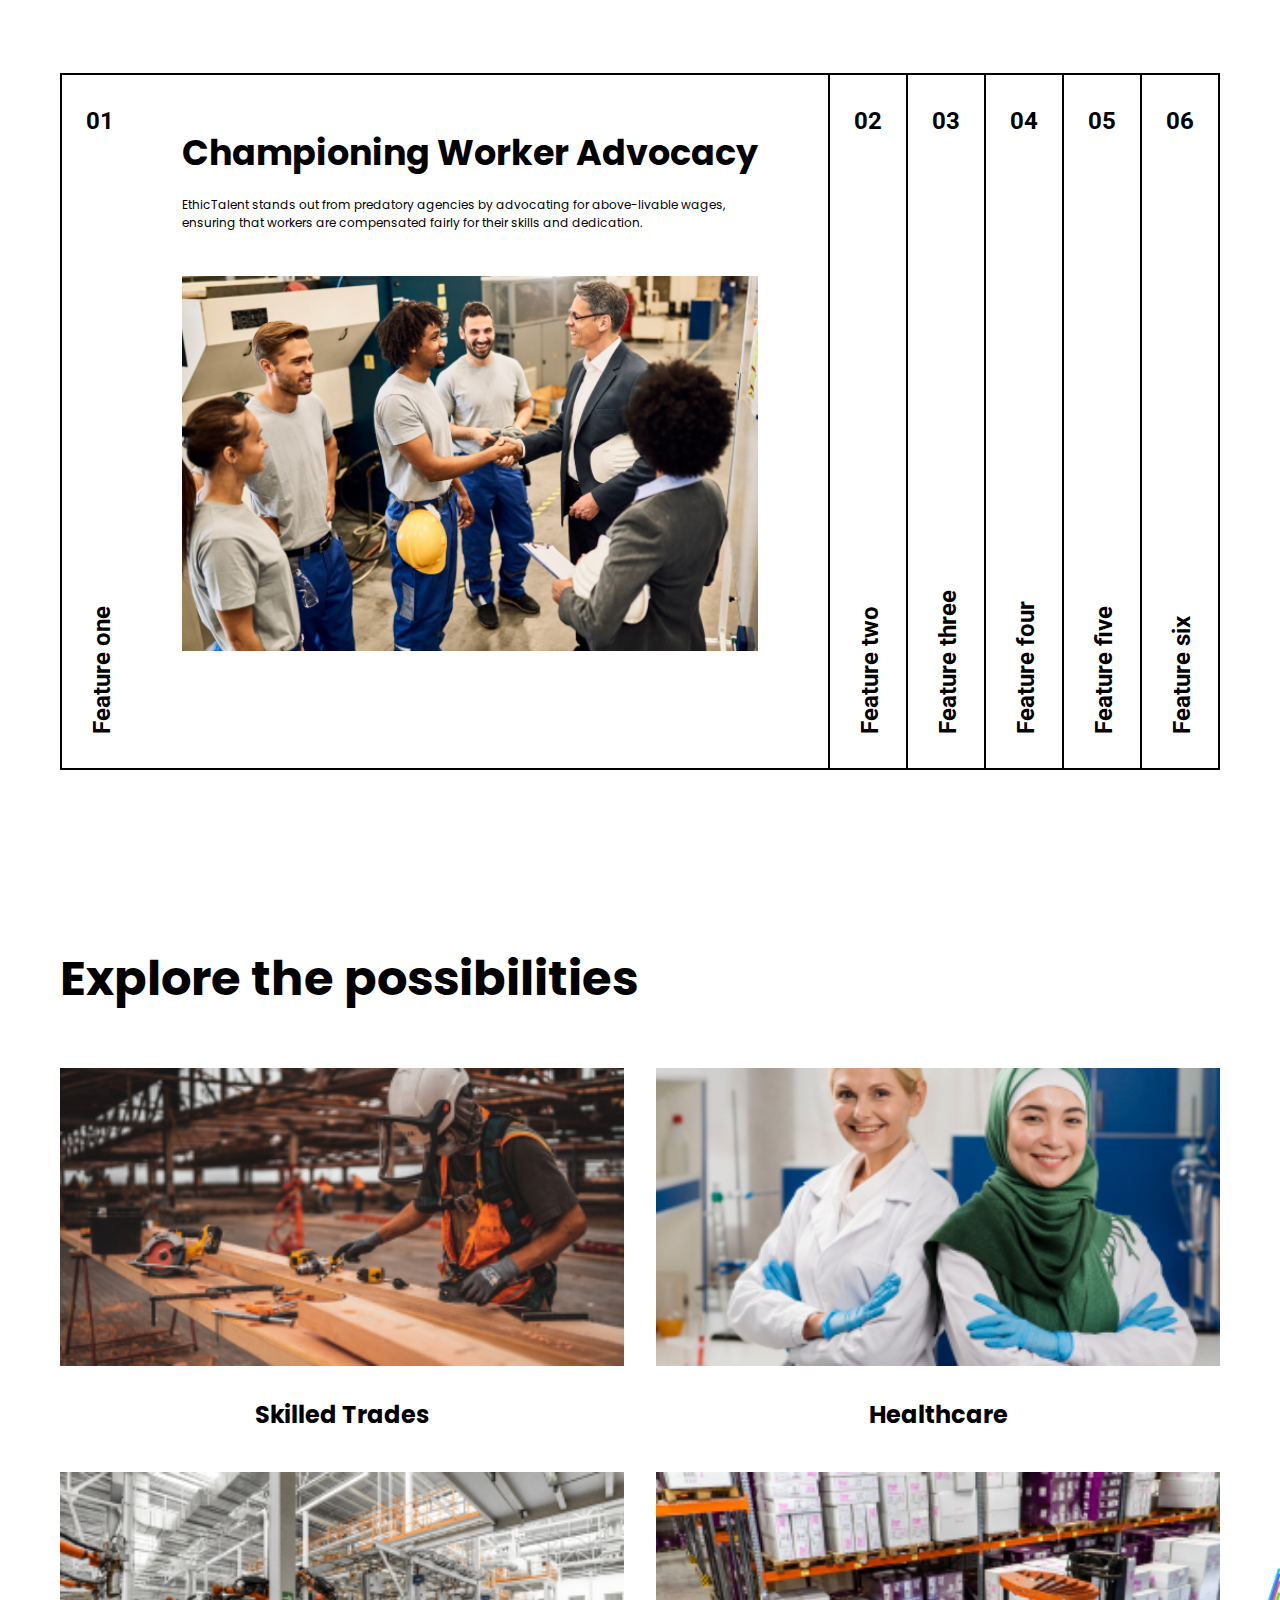
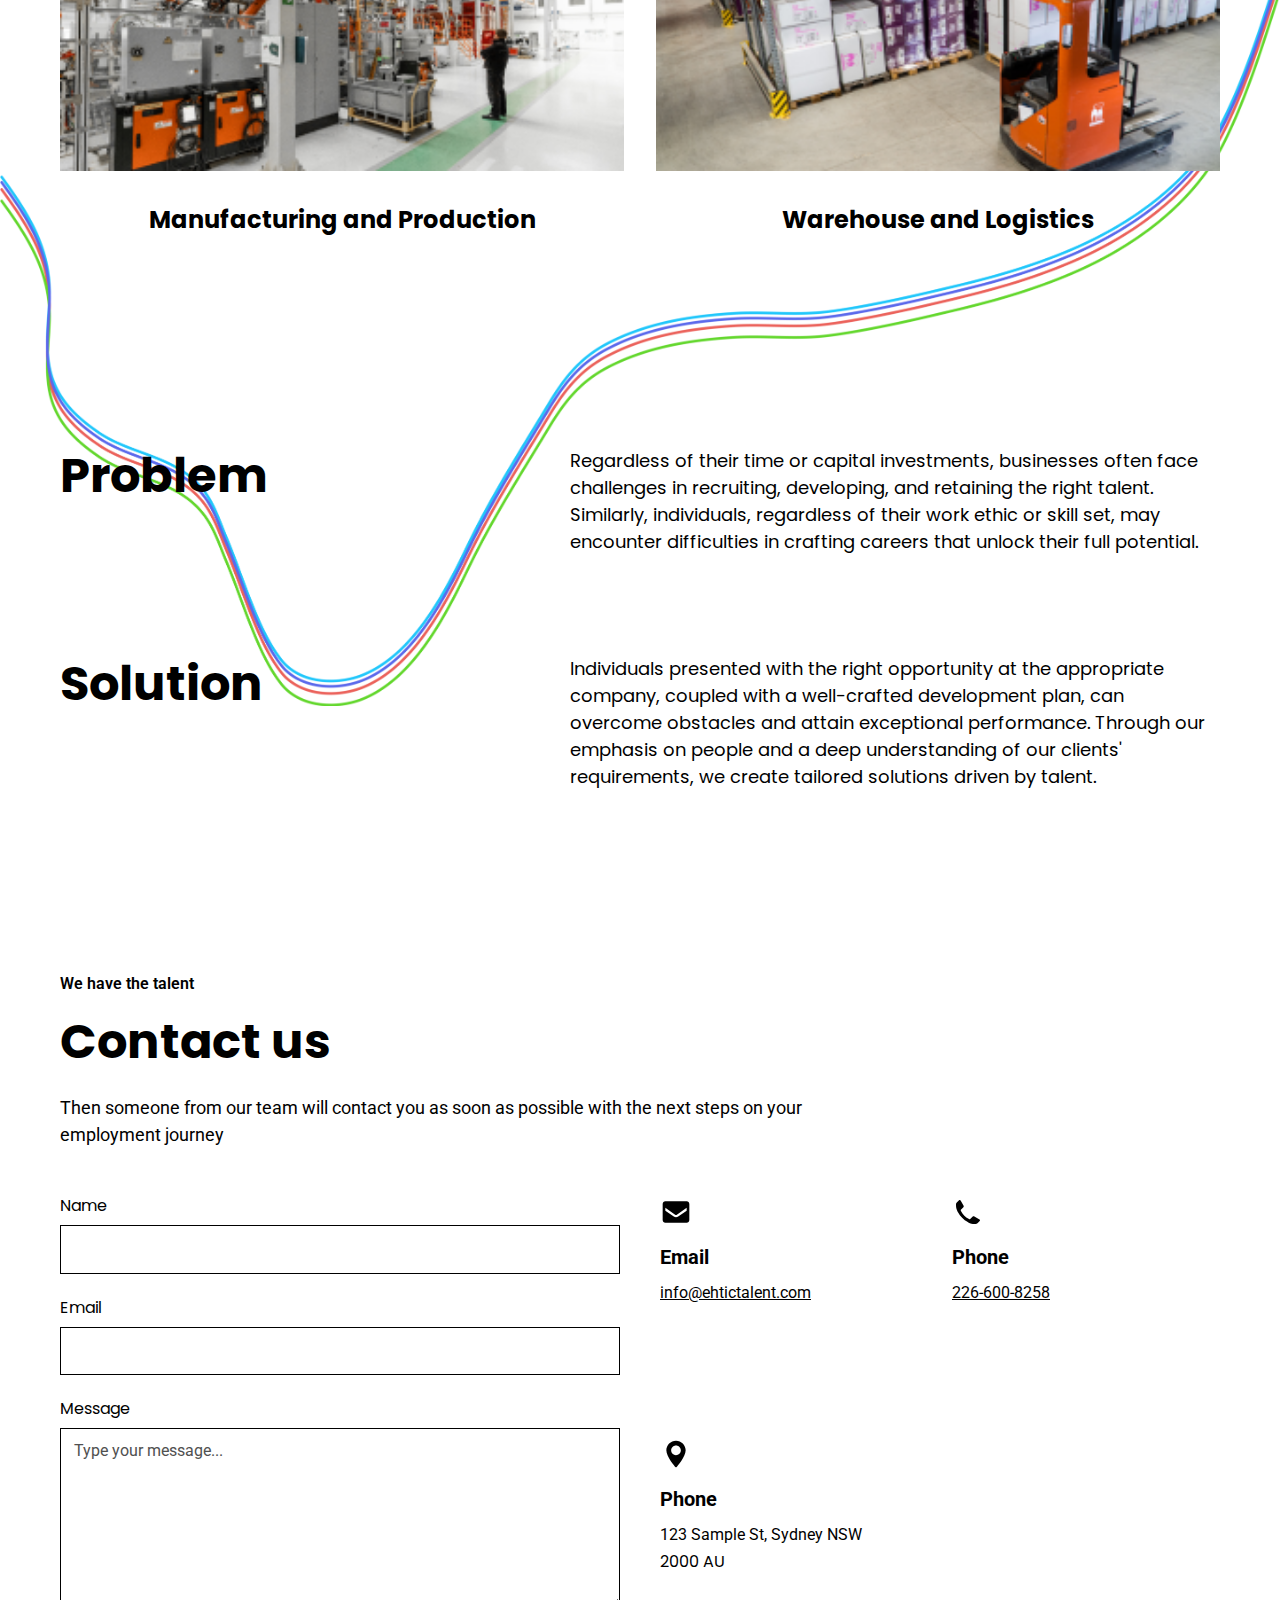
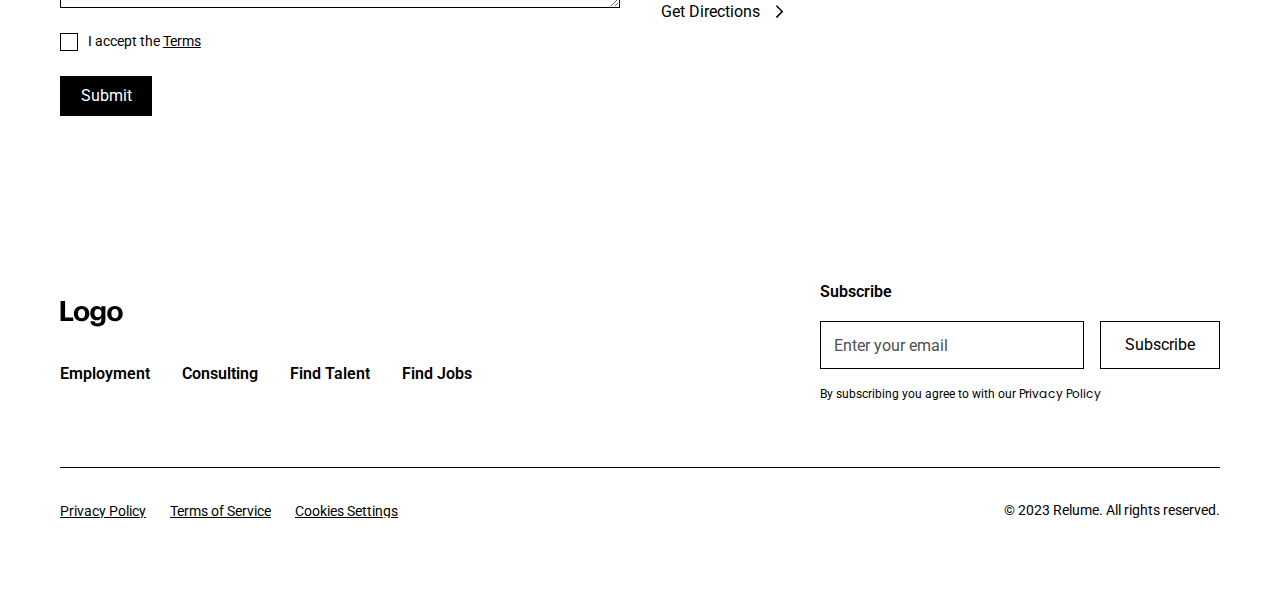
<file: employment.html>
<!DOCTYPE html>
<html lang="en">

<head>
  <meta charset="UTF-8" />
  <meta http-equiv="X-UA-Compatible" content="IE=edge" />
  <meta name="viewport" content="width=device-width, initial-scale=1.0" />
  <link rel="stylesheet" href="./css/main.css" />
  <link rel="stylesheet" href="https://cdn.jsdelivr.net/npm/swiper@9/swiper-bundle.min.css" />
  <link rel="preconnect" href="https://fonts.googleapis.com" />
  <link rel="preconnect" href="https://fonts.gstatic.com" crossorigin />
  <link
    href="https://fonts.googleapis.com/css2?family=Poppins:ital,wght@0,300;0,400;0,500;0,600;0,700;0,800;0,900;1,300;1,400;1,500;1,600;1,700;1,800;1,900&display=swap"
    rel="stylesheet" />
  <link
    href="https://fonts.googleapis.com/css2?family=Roboto:ital,wght@0,300;0,400;0,500;0,700;0,900;1,300;1,400;1,500;1,700;1,900&display=swap"
    rel="stylesheet" />
  <link rel="icon" href="images/logo-small.png" />

  <title>Ethic Talent | Employment</title>
</head>

<body>
  <div class="main" id="main">
    <div class="menu" id="menu">
      <div class="autoContainer">
        <div class="menu__inner">
          <div class="menu__inner-header">
            <a href="/" aria-label="home link">
              <span class="logo" aria-hidden="true">
                <img src="./images/logo.png" alt="logo" />
              </span>
            </a>
            <button class="burger active" id="closeMenu" aria-label="menu close button">
              <span> </span>
            </button>
          </div>
          <div class="menu__inner-body">
            <div class="menu__inner-body-group">
              <div class="menu__inner-body-links">
                <a href="./employment.html">Employment</a>
                <a href="./consulting.html">Consulting</a>
                <a href="./talent.html">Find Talent</a>
                <a href="./jobs.html">Find Jobs</a>
                <div class="button button--text" id="openForm">Contac Us</div>
              </div>
              <div class="menu__inner-body-info">
                <div class="menu__inner-body-info-list">
                  <a href="tel:+18001234567">1800 123 4567</a>
                  <a href="mailto:info@relume.io">info@relume.io</a>
                  <a href="https://maps.app.goo.gl/pZs6GxW3j53e97to7">Level 1, 12 Sample St, Sydney NSW 2000</a>
                </div>
                <div class="button__group">
                  <a href="#" class="button button--ico">
                    <sapn class="ico">
                      <svg width="24" height="24" viewBox="0 0 24 24" fill="none" xmlns="http://www.w3.org/2000/svg">
                        <path
                          d="M22 12.3038C22 6.74719 17.5229 2.24268 12 2.24268C6.47715 2.24268 2 6.74719 2 12.3038C2 17.3255 5.65684 21.4879 10.4375 22.2427V15.2121H7.89844V12.3038H10.4375V10.0872C10.4375 7.56564 11.9305 6.1728 14.2146 6.1728C15.3088 6.1728 16.4531 6.36931 16.4531 6.36931V8.84529H15.1922C13.95 8.84529 13.5625 9.6209 13.5625 10.4166V12.3038H16.3359L15.8926 15.2121H13.5625V22.2427C18.3432 21.4879 22 17.3257 22 12.3038Z"
                          fill="currentColor"></path>
                      </svg>
                    </sapn>
                  </a>
                  <a href="#" class="button button--ico">
                    <sapn class="ico">
                      <svg width="24" height="24" viewBox="0 0 24 24" fill="none" xmlns="http://www.w3.org/2000/svg">
                        <path fill-rule="evenodd" clip-rule="evenodd"
                          d="M16 3.24268H8C5.23858 3.24268 3 5.48126 3 8.24268V16.2427C3 19.0041 5.23858 21.2427 8 21.2427H16C18.7614 21.2427 21 19.0041 21 16.2427V8.24268C21 5.48126 18.7614 3.24268 16 3.24268ZM19.25 16.2427C19.2445 18.0353 17.7926 19.4872 16 19.4927H8C6.20735 19.4872 4.75549 18.0353 4.75 16.2427V8.24268C4.75549 6.45003 6.20735 4.99817 8 4.99268H16C17.7926 4.99817 19.2445 6.45003 19.25 8.24268V16.2427ZM16.75 8.49268C17.3023 8.49268 17.75 8.04496 17.75 7.49268C17.75 6.9404 17.3023 6.49268 16.75 6.49268C16.1977 6.49268 15.75 6.9404 15.75 7.49268C15.75 8.04496 16.1977 8.49268 16.75 8.49268ZM12 7.74268C9.51472 7.74268 7.5 9.7574 7.5 12.2427C7.5 14.728 9.51472 16.7427 12 16.7427C14.4853 16.7427 16.5 14.728 16.5 12.2427C16.5027 11.0484 16.0294 9.90225 15.1849 9.05776C14.3404 8.21327 13.1943 7.74002 12 7.74268ZM9.25 12.2427C9.25 13.7615 10.4812 14.9927 12 14.9927C13.5188 14.9927 14.75 13.7615 14.75 12.2427C14.75 10.7239 13.5188 9.49268 12 9.49268C10.4812 9.49268 9.25 10.7239 9.25 12.2427Z"
                          fill="currentColor"></path>
                      </svg>
                    </sapn>
                  </a>
                  <a href="#" class="button button--ico">
                    <sapn class="ico">
                      <svg width="24" height="24" viewBox="0 0 24 24" fill="none" xmlns="http://www.w3.org/2000/svg">
                        <path
                          d="M17.1761 4.24268H19.9362L13.9061 11.0201L21 20.2427H15.4456L11.0951 14.6493L6.11723 20.2427H3.35544L9.80517 12.9935L3 4.24268H8.69545L12.6279 9.3553L17.1761 4.24268ZM16.2073 18.6181H17.7368L7.86441 5.78196H6.2232L16.2073 18.6181Z"
                          fill="currentColor"></path>
                      </svg>
                    </sapn>
                  </a>
                  <a href="#" class="button button--ico">
                    <sapn class="ico">
                      <svg width="24" height="24" viewBox="0 0 24 24" fill="none" xmlns="http://www.w3.org/2000/svg">
                        <path fill-rule="evenodd" clip-rule="evenodd"
                          d="M4.5 3.24268C3.67157 3.24268 3 3.91425 3 4.74268V19.7427C3 20.5711 3.67157 21.2427 4.5 21.2427H19.5C20.3284 21.2427 21 20.5711 21 19.7427V4.74268C21 3.91425 20.3284 3.24268 19.5 3.24268H4.5ZM8.52076 7.2454C8.52639 8.20165 7.81061 8.79087 6.96123 8.78665C6.16107 8.78243 5.46357 8.1454 5.46779 7.24681C5.47201 6.40165 6.13998 5.72243 7.00764 5.74212C7.88795 5.76181 8.52639 6.40728 8.52076 7.2454ZM12.2797 10.0044H9.75971H9.7583V18.5643H12.4217V18.3646C12.4217 17.9847 12.4214 17.6047 12.4211 17.2246C12.4203 16.2108 12.4194 15.1959 12.4246 14.1824C12.426 13.9363 12.4372 13.6804 12.5005 13.4455C12.7381 12.568 13.5271 12.0013 14.4074 12.1406C14.9727 12.2291 15.3467 12.5568 15.5042 13.0898C15.6013 13.423 15.6449 13.7816 15.6491 14.129C15.6605 15.1766 15.6589 16.2242 15.6573 17.2719C15.6567 17.6417 15.6561 18.0117 15.6561 18.3815V18.5629H18.328V18.3576C18.328 17.9056 18.3278 17.4537 18.3275 17.0018C18.327 15.8723 18.3264 14.7428 18.3294 13.6129C18.3308 13.1024 18.276 12.599 18.1508 12.1054C17.9638 11.3713 17.5771 10.7638 16.9485 10.3251C16.5027 10.0129 16.0133 9.81178 15.4663 9.78928C15.404 9.78669 15.3412 9.7833 15.2781 9.77989C14.9984 9.76477 14.7141 9.74941 14.4467 9.80334C13.6817 9.95662 13.0096 10.3068 12.5019 10.9241C12.4429 10.9949 12.3852 11.0668 12.2991 11.1741L12.2797 11.1984V10.0044ZM5.68164 18.5671H8.33242V10.01H5.68164V18.5671Z"
                          fill="currentColor"></path>
                      </svg>
                    </sapn>
                  </a>
                  <a href="#" class="button button--ico">
                    <sapn class="ico">
                      <svg width="24" height="24" viewBox="0 0 24 24" fill="none" xmlns="http://www.w3.org/2000/svg">
                        <path
                          d="M21.593 7.20301C21.4791 6.78041 21.2565 6.39501 20.9474 6.08518C20.6382 5.77534 20.2533 5.55187 19.831 5.43701C18.265 5.00701 12 5.00001 12 5.00001C12 5.00001 5.73599 4.99301 4.16899 5.40401C3.74692 5.52415 3.36282 5.75078 3.05356 6.06214C2.7443 6.3735 2.52028 6.75913 2.40299 7.18201C1.98999 8.74801 1.98599 11.996 1.98599 11.996C1.98599 11.996 1.98199 15.26 2.39199 16.81C2.62199 17.667 3.29699 18.344 4.15499 18.575C5.73699 19.005 11.985 19.012 11.985 19.012C11.985 19.012 18.25 19.019 19.816 18.609C20.2385 18.4943 20.6237 18.2714 20.9336 17.9622C21.2436 17.653 21.4674 17.2682 21.583 16.846C21.997 15.281 22 12.034 22 12.034C22 12.034 22.02 8.76901 21.593 7.20301ZM9.99599 15.005L10.001 9.00501L15.208 12.01L9.99599 15.005Z"
                          fill="currentColor"></path>
                      </svg>
                    </sapn>
                  </a>
                </div>
              </div>
            </div>
            <div class="menu__inner-body-image">
              <img src="./images/intro.png" alt="intro image" />
            </div>
          </div>
          <div class="menu__inner-contact" id="menuForm">
            <div class="menu__inner-contact-box">
              <h5>Contact us</h5>
              <p>
                Then someone from our team will contact you as soon as
                possible with the next steps on your employment journey
              </p>
            </div>
            <form class="form">
              <div class="input__wrapper">
                <label>Name</label>
                <div class="input">
                  <input type="text" />
                </div>
              </div>
              <div class="input__wrapper">
                <label>Email</label>
                <div class="input">
                  <input type="email" />
                </div>
              </div>
              <div class="input__wrapper">
                <label>Message</label>
                <div class="input">
                  <textarea placeholder="Type your message..."></textarea>
                </div>
              </div>
              <div class="checkbox__outer">
                <div class="checkbox">
                  <input type="checkbox" id="check-1" />
                  <span> </span>
                </div>
                <label for="check-1">
                  I accept the
                  <a href="#"> Terms </a>
                </label>
              </div>
              <div class="button__group">
                <button class="button button--text">
                  <span class="text"> Submit </span>
                </button>
                <button class="button button--border" type="button" id="closeForm">
                  <span class="text"> Cancel </span>
                </button>
              </div>
            </form>
          </div>
        </div>
      </div>
    </div>
    <!-- #header start-->
    <header class="header" id="header">
      <div class="autoContainer">
        <div class="header__inner">
          <a href="/" class="header__inner-logo">
            <span class="logo">
              <img src="./images/logo.png" alt="logo" />
            </span>
          </a>
          <a href="#contact" class="button button--text">
            <span class="text"> Hire Us </span>
          </a>
          <button class="burger" id="menuBtn" aria-label="menu button">
            <span></span>
          </button>
        </div>
      </div>
    </header>
    <!-- #header end -->
    <!-- #hero start-->
    <section class="hero">
      <div class="autoContainer">
        <div class="hero__inner tabContainer">
          <div class="hero__inner-container tabEvent active" id="tab-1">
            <h1 class="_lg">
              What do you need?<br />
              We have the talent
            </h1>
          </div>
          <div class="hero__inner-container tabEvent" id="tab-2">
            <h1 class="_lg">Lorem ipsum dolor sit amet - 2</h1>
          </div>
          <div class="hero__inner-container tabEvent" id="tab-3">
            <h1 class="_lg">Lorem ipsum dolor sit amet - 3</h1>
          </div>
          <div class="hero__inner-container tabEvent" id="tab-4">
            <h1 class="_lg">Lorem ipsum dolor sit amet - 4</h1>
          </div>
          <div class="hero__tab">
            <button class="hero__tab-button active tabBtn" data-tab="#tab-1">
              <span class="text"> Tab 1 </span>
            </button>
            <button class="hero__tab-button tabBtn" data-tab="#tab-2">
              <span class="text"> Tab 2 </span>
            </button>
            <button class="hero__tab-button tabBtn" data-tab="#tab-3">
              <span class="text"> Tab 3 </span>
            </button>
            <button class="hero__tab-button tabBtn" data-tab="#tab-4">
              <span class="text"> Tab 4 </span>
            </button>
          </div>
        </div>
      </div>
      <div class="hero__bg">
        <img src="./images/hero.png" alt="image" />
      </div>
    </section>
    <!-- #hero end -->
    <!-- #employment start -->
    <section class="employment">
      <div class="autoContainer">
        <div class="employment__inner">
          <div class="employment__inner-row">
            <h2>Transforming the Employment Landscape</h2>
            <p>
              In a world where traditional employment agencies are often
              associated with broken promises, low wages, and profit-focused
              practices, EthicTalent emerges as a beacon of change and
              advocate for a better workforce ecosystem.
            </p>
          </div>
        </div>
      </div>
      <div class="employment__footer">
        <a href="./talent.html" class="employment__footer-button">
          <img src="./images/employment/left-link.svg" alt="">
        </a>
        <a href="./jobs.html" class="employment__footer-button _right">
          <img src="./images/employment/right-link.svg" alt="">
        </a>
        <div class="ratioImage">
          <img src="./images/employment/bg-line.svg" alt="image">
          <img src="./images/employment/bg-line-mob.svg" alt="image">
        </div>
      </div>
    </section>
    <!-- #employment end -->
    <!-- #about -->
    <section class="about">
      <div class="autoContainer">
        <div class="about__inner">
          <h2>What We Do</h2>
          <div class="barTabs__wrapper">
            <div class="barTabs active" id="bartabs-1">
              <div class="barTabs__title" data-event="tab" data-group="bartab" data-tab="#bartabs-1">
                <strong>01</strong>
                <h5>Feature one</h5>
              </div>
              <div class="barTabs__content">
                <div class="barTabs__content-frame">
                  <h3>Championing Worker Advocacy</h3>
                  <p class="_sm">
                    EthicTalent stands out from predatory agencies by
                    advocating for above-livable wages, ensuring that workers
                    are compensated fairly for their skills and dedication.
                  </p>
                  <div class="ratioImage">
                    <img src="images/services/service-1.png" alt="Championing Worker Advocacy" />
                  </div>
                </div>
              </div>
            </div>
            <div class="barTabs" id="bartabs-2">
              <div class="barTabs__title" data-event="tab" data-group="bartab" data-tab="#bartabs-2">
                <strong>02</strong>
                <h5>Feature two</h5>
              </div>
              <div class="barTabs__content">
                <div class="barTabs__content-frame">
                  <h3>Putting People First</h3>
                  <p class="_sm">
                    Unlike agencies solely focused on profits, EthicTalent is
                    driven by a genuine commitment to people. We invest in
                    building the capacities of our workers, empowering them to
                    reach their full potential.
                  </p>
                  <div class="ratioImage">
                    <img src="images/services/service-2.png" alt="Putting People First" />
                  </div>
                </div>
              </div>
            </div>
            <div class="barTabs" id="bartabs-3">
              <div class="barTabs__title" data-event="tab" data-group="bartab" data-tab="#bartabs-3">
                <strong>03</strong>
                <h5>Feature three</h5>
              </div>
              <div class="barTabs__content">
                <div class="barTabs__content-frame">
                  <h3>Empowering Through Education</h3>
                  <p class="_sm">
                    We recognize the importance of training and development.
                    Our employees receive comprehensive training before
                    starting their jobs, equipping them with the skills they
                    need to succeed.
                  </p>
                  <div class="ratioImage">
                    <img src="images/services/service-3.png" alt="Empowering Through Education" />
                  </div>
                </div>
              </div>
            </div>
            <div class="barTabs" id="bartabs-4">
              <div class="barTabs__title" data-event="tab" data-group="bartab" data-tab="#bartabs-4">
                <strong>04</strong>
                <h5>Feature four</h5>
              </div>
              <div class="barTabs__content">
                <div class="barTabs__content-frame">
                  <h3>Honouring Promises</h3>
                  <p class="_sm">
                    EthicTalent takes honesty seriously. We keep our promises,
                    ensuring that a high percentage of workers, as pledged,
                    secure full-time employment opportunities.
                  </p>
                  <div class="ratioImage">
                    <img src="images/services/service-4.png" alt="Honouring Promises" />
                  </div>
                </div>
              </div>
            </div>
            <div class="barTabs" id="bartabs-5">
              <div class="barTabs__title" data-event="tab" data-group="bartab" data-tab="#bartabs-5">
                <strong>05</strong>
                <h5>Feature five</h5>
              </div>
              <div class="barTabs__content">
                <div class="barTabs__content-frame">
                  <h3>Unlocking Newcomers' Potential</h3>
                  <p class="_sm">
                    We understand that newcomers bring valuable skills to the
                    table. EthicTalent is dedicated to supporting highly
                    skilled individuals as they overcome barriers to finding
                    work and adapt to Canadian and workplace cultures. We
                    actively address issues related to racial, gender, and age
                    discrimination.
                  </p>
                  <div class="ratioImage">
                    <img src="images/services/service-5.png" alt="Unlocking Newcomers' Potential" />
                  </div>
                </div>
              </div>
            </div>
            <div class="barTabs" id="bartabs-6">
              <div class="barTabs__title" data-event="tab" data-group="bartab" data-tab="#bartabs-6">
                <strong>06</strong>
                <h5>Feature six</h5>
              </div>
              <div class="barTabs__content">
                <div class="barTabs__content-frame">
                  <h3>Pioneering Equitable Workplaces</h3>
                  <p class="_sm">
                    EthicTalent aligns with the growing trend of creating more
                    equitable workplaces. We work closely with companies to
                    implement best practices in onboarding newcomers, bridging
                    language barriers, and fostering diverse and inclusive
                    work environments.
                  </p>
                  <div class="ratioImage">
                    <img src="images/services/service-6.png" alt="Pioneering Equitable Workplaces" />
                  </div>
                </div>
              </div>
            </div>
          </div>
        </div>
      </div>
    </section>
    <!-- #about end -->
    <!-- #explore start -->
    <section class="explore">
      <div class="autoContainer">
        <div class="explore__inner">
          <h2>Explore the possibilities</h2>
          <div class="explore__inner-row">
            <div class="explore__item">
              <div class="explore__item-image">
                <div class="ratioImage">
                  <img src="./images/explore/explore-1.png" alt="image" />
                </div>
              </div>
              <h5>Skilled Trades</h5>
            </div>
            <div class="explore__item">
              <div class="explore__item-image">
                <div class="ratioImage">
                  <img src="./images/explore/explore-2.png" alt="image" />
                </div>
              </div>
              <h5>Healthcare</h5>
            </div>
            <div class="explore__item">
              <div class="explore__item-image">
                <div class="ratioImage">
                  <img src="./images/explore/explore-3.png" alt="image" />
                </div>
              </div>
              <h5>Manufacturing and Production</h5>
            </div>
            <div class="explore__item">
              <div class="explore__item-image">
                <div class="ratioImage">
                  <img src="./images/explore/explore-4.png" alt="image" />
                </div>
              </div>
              <h5>Warehouse and Logistics</h5>
            </div>
          </div>
        </div>
      </div>
    </section>
    <!-- #explore end -->
    <!-- #info start -->
    <section class="info info--lg">
      <div class="autoContainer">
        <div class="info__inner">
          <div class="info__inner-row">
            <h2>Problem</h2>
            <p>
              Regardless of their time or capital investments, businesses
              often face challenges in recruiting, developing, and retaining
              the right talent. Similarly, individuals, regardless of their
              work ethic or skill set, may encounter difficulties in crafting
              careers that unlock their full potential.
            </p>
          </div>
          <div class="info__inner-row">
            <h2>Solution</h2>
            <p>
              Individuals presented with the right opportunity at the
              appropriate company, coupled with a well-crafted development
              plan, can overcome obstacles and attain exceptional performance.
              Through our emphasis on people and a deep understanding of our
              clients' requirements, we create tailored solutions driven by
              talent.
            </p>
          </div>
        </div>
      </div>
      <div class="info__bg">
        <img src="./images/line-shape.png" alt="lime" />
      </div>
    </section>
    <!-- #info end -->
    <!-- #contact start -->
    <div class="anchor" id="contact"></div>
    <section class="contact">
      <div class="autoContainer">
        <div class="contact__inner">
          <div class="contact__inner-header">
            <strong> We have the talent </strong>
            <h2>Contact us</h2>
            <p>
              Then someone from our team will contact you as soon as possible
              with the next steps on your employment journey
            </p>
          </div>
          <div class="contact__inner-row">
            <form class="form">
              <div class="input__wrapper">
                <label>Name</label>
                <div class="input">
                  <input type="text" />
                </div>
              </div>
              <div class="input__wrapper">
                <label>Email</label>
                <div class="input">
                  <input type="email" />
                </div>
              </div>
              <div class="input__wrapper">
                <label>Message</label>
                <div class="input">
                  <textarea placeholder="Type your message..."></textarea>
                </div>
              </div>
              <div class="checkbox__outer">
                <div class="checkbox">
                  <input type="checkbox" id="check-1" />
                  <span> </span>
                </div>
                <label for="check-1">
                  I accept the
                  <a href="#"> Terms </a>
                </label>
              </div>
              <button class="button button--text">
                <span class="text"> Submit </span>
              </button>
            </form>
            <div class="contact__inner-container">
              <div class="contact__item">
                <div class="contact__item-ico">
                  <span class="ico">
                    <svg width="32" height="32" viewBox="0 0 32 32" fill="none" xmlns="http://www.w3.org/2000/svg">
                      <path fill-rule="evenodd" clip-rule="evenodd"
                        d="M5.33329 5.33398H26.6666C28.1394 5.33398 29.3333 6.52789 29.3333 8.00065V24.0007C29.3333 25.4735 28.1394 26.6673 26.6666 26.6673H5.33329C3.86053 26.6673 2.66663 25.4735 2.66663 24.0007V8.00065C2.66663 6.52789 3.86053 5.33398 5.33329 5.33398ZM18.2 20.6007L26.6666 14.6673V11.8673L16.8666 18.734C16.3454 19.0957 15.6545 19.0957 15.1333 18.734L5.33329 11.8673V14.6673L13.8 20.6007C15.1213 21.5243 16.8786 21.5243 18.2 20.6007Z"
                        fill="currentColor" />
                    </svg>
                  </span>
                </div>
                <strong> Email </strong>
                <a href="mailto:info@ehtictalent.com">info@ehtictalent.com</a>
              </div>
              <div class="contact__item">
                <div class="contact__item-ico">
                  <span class="ico">
                    <svg width="32" height="32" viewBox="0 0 32 32" fill="none" xmlns="http://www.w3.org/2000/svg">
                      <path
                        d="M22.6667 28.0004C20.4617 27.9984 18.2911 27.4534 16.3467 26.4137L15.7467 26.0804C11.601 23.8514 8.20225 20.4526 5.97333 16.307L5.64 15.707C4.57309 13.7516 4.00951 11.5613 4 9.33369V8.44036C3.99944 7.72964 4.28261 7.04809 4.78667 6.54702L7.04 4.29369C7.25884 4.07316 7.56775 3.96686 7.87595 4.00604C8.18415 4.04521 8.45664 4.22542 8.61333 4.49369L11.6133 9.64036C11.9167 10.1642 11.8291 10.8267 11.4 11.2537L8.88 13.7737C8.67072 13.9806 8.62196 14.3004 8.76 14.5604L9.22667 15.4404C10.9027 18.5449 13.4524 21.09 16.56 22.7604L17.44 23.2404C17.7 23.3784 18.0197 23.3296 18.2267 23.1204L20.7467 20.6004C21.1736 20.1713 21.8361 20.0837 22.36 20.387L27.5067 23.387C27.7749 23.5437 27.9552 23.8162 27.9943 24.1244C28.0335 24.4326 27.9272 24.7416 27.7067 24.9604L25.4533 27.2137C24.9523 27.7177 24.2707 28.0009 23.56 28.0004H22.6667Z"
                        fill="currentColor" />
                    </svg>
                  </span>
                </div>
                <strong> Phone </strong>
                <a href="tel:226-600-8258">226-600-8258</a>
              </div>
              <div class="contact__item">
                <div class="contact__item-ico">
                  <span class="ico">
                    <svg width="32" height="32" viewBox="0 0 32 32" fill="none" xmlns="http://www.w3.org/2000/svg">
                      <path
                        d="M16.0002 2.66602C10.6749 2.66602 6.34253 6.99842 6.34253 12.3236C6.34253 18.9324 14.9851 28.6344 15.3531 29.0441C15.6987 29.4291 16.3022 29.4284 16.6473 29.0441C17.0151 28.6344 25.6578 18.9324 25.6578 12.3236C25.6577 6.99842 21.3254 2.66602 16.0002 2.66602ZM16.0002 17.1827C13.3209 17.1827 11.1412 15.0029 11.1412 12.3236C11.1412 9.64435 13.321 7.46466 16.0002 7.46466C18.6794 7.46466 20.8591 9.6444 20.8591 12.3237C20.8591 15.0029 18.6794 17.1827 16.0002 17.1827Z"
                        fill="currentColor" />
                    </svg>
                  </span>
                </div>
                <strong> Phone </strong>
                <a href="https://maps.app.goo.gl/pZs6GxW3j53e97to7" class="_unset">123 Sample St, Sydney NSW <span> 2000
                    AU </span></a>
                <button class="button button--rightIco">
                  <span class="text"> Get Directions </span>
                  <span class="ico">
                    <svg width="24" height="24" viewBox="0 0 24 24" fill="none" xmlns="http://www.w3.org/2000/svg">
                      <path fill-rule="evenodd" clip-rule="evenodd"
                        d="M14.9603 11.1423C15.1799 11.362 15.1799 11.7181 14.9603 11.9378L9.2254 17.6727C9.00572 17.8923 8.64962 17.8923 8.42995 17.6727L8.16475 17.4075C7.94507 17.1878 7.94507 16.8317 8.16475 16.612L13.2367 11.5401L8.16475 6.46812C7.94507 6.24844 7.94507 5.89234 8.16475 5.67267L8.42995 5.40747C8.64962 5.18779 9.00572 5.18779 9.2254 5.40747L14.9603 11.1423Z"
                        fill="currentColor" />
                    </svg>
                  </span>
                </button>
              </div>
            </div>
          </div>
        </div>
      </div>
    </section>
    <!-- #contact end -->
    <!-- #footer -->
    <footer class="footer">
      <div class="autoContainer">
        <div class="footer__inner">
          <div class="footer__inner-row">
            <div class="footer__inner-container">
              <a href="#" class="footer__logo">
                <img src="./images/logo-word.svg" alt="logo" />
              </a>
              <div class="footer__inner-group">
                <a href="#" class="footer__inner-link"> Employment </a>
                <a href="#" class="footer__inner-link"> Consulting </a>
                <a href="#" class="footer__inner-link"> Find Talent </a>
                <a href="#" class="footer__inner-link"> Find Jobs </a>
              </div>
            </div>
            <div class="footer__inner-body">
              <strong> Subscribe </strong>
              <div class="footer__inner-wrapper">
                <div class="input">
                  <input type="email" placeholder="Enter your email" />
                </div>
                <button class="button button--border _black">
                  <span class="text"> Subscribe </span>
                </button>
              </div>
              <p class="_sm">
                By subscribing you agree to with our
                <a href="#"> Privacy Policy </a>
              </p>
            </div>
          </div>
          <div class="footer__inner-row _border">
            <div class="footer__inner-group _sm">
              <a href="#" class="footer__inner-link _sm"> Privacy Policy </a>
              <a href="#" class="footer__inner-link _sm">
                Terms of Service
              </a>
              <a href="#" class="footer__inner-link _sm">
                Cookies Settings
              </a>
            </div>
            <p class="copy">© 2023 Relume. All rights reserved.</p>
          </div>
        </div>
      </div>
    </footer>
    <!-- #footer end -->
  </div>
  <script src="js/main.js"></script>
  <script src="./js/tab.js"></script>
</body>

</html>
</file>
<file: css/main.css>
@-webkit-keyframes zoomInCenter {
  from {
    opacity: 0;
    -webkit-transform: translate(-50%, -50%) scale(0.9);
            transform: translate(-50%, -50%) scale(0.9);
  }
  30% {
    opacity: 1;
  }
  to {
    opacity: 1;
    -webkit-transform: translate(-50%, -50%) scale(1);
            transform: translate(-50%, -50%) scale(1);
  }
}
@keyframes zoomInCenter {
  from {
    opacity: 0;
    -webkit-transform: translate(-50%, -50%) scale(0.9);
            transform: translate(-50%, -50%) scale(0.9);
  }
  30% {
    opacity: 1;
  }
  to {
    opacity: 1;
    -webkit-transform: translate(-50%, -50%) scale(1);
            transform: translate(-50%, -50%) scale(1);
  }
}
@-webkit-keyframes zoomIn {
  from {
    opacity: 0;
    -webkit-transform: scale(0.9);
            transform: scale(0.9);
  }
  30% {
    opacity: 1;
  }
  to {
    opacity: 1;
    -webkit-transform: scale(1);
            transform: scale(1);
  }
}
@keyframes zoomIn {
  from {
    opacity: 0;
    -webkit-transform: scale(0.9);
            transform: scale(0.9);
  }
  30% {
    opacity: 1;
  }
  to {
    opacity: 1;
    -webkit-transform: scale(1);
            transform: scale(1);
  }
}
@-webkit-keyframes fadeInUp {
  from {
    opacity: 0;
    -webkit-transform: translateY(10%);
            transform: translateY(10%);
  }
  to {
    opacity: 1;
    -webkit-transform: translateY(0);
            transform: translateY(0);
  }
}
@keyframes fadeInUp {
  from {
    opacity: 0;
    -webkit-transform: translateY(10%);
            transform: translateY(10%);
  }
  to {
    opacity: 1;
    -webkit-transform: translateY(0);
            transform: translateY(0);
  }
}
@-webkit-keyframes sticky {
  from {
    opacity: 0;
    -webkit-transform: translateY(-110%);
            transform: translateY(-110%);
  }
  50% {
    opacity: 1;
  }
  to {
    opacity: 1;
    -webkit-transform: translateY(0);
            transform: translateY(0);
  }
}
@keyframes sticky {
  from {
    opacity: 0;
    -webkit-transform: translateY(-110%);
            transform: translateY(-110%);
  }
  50% {
    opacity: 1;
  }
  to {
    opacity: 1;
    -webkit-transform: translateY(0);
            transform: translateY(0);
  }
}
@-webkit-keyframes animInUp {
  from {
    -webkit-transform: translateY(10%) scale(0.98);
            transform: translateY(10%) scale(0.98);
  }
  to {
    -webkit-transform: translateY(0);
            transform: translateY(0);
  }
}
@keyframes animInUp {
  from {
    -webkit-transform: translateY(10%) scale(0.98);
            transform: translateY(10%) scale(0.98);
  }
  to {
    -webkit-transform: translateY(0);
            transform: translateY(0);
  }
}
@-webkit-keyframes fadeIn {
  from {
    opacity: 0;
  }
  to {
    opacity: 1;
  }
}
@keyframes fadeIn {
  from {
    opacity: 0;
  }
  to {
    opacity: 1;
  }
}
.animInUp {
  -webkit-animation-name: animInUp;
  animation-name: animInUp;
}

.zoomInCenter {
  -webkit-animation-name: zoomInCenter;
          animation-name: zoomInCenter;
  -webkit-animation-timing-function: ease-in-out;
          animation-timing-function: ease-in-out;
}

/* Typography */
h1 {
  font-size: 56px;
}
h1._lg {
  font-size: 72px;
}

h2 {
  font-size: 48px;
}

h3 {
  font-size: 40px;
}
h3._lg {
  font-size: 44px;
}

h4 {
  font-size: 30px;
}

h5 {
  font-size: 24px;
}

h6 {
  font-size: 18px;
}

h1,
h2,
h3,
h4,
h5,
h6 {
  font-family: "Poppins", sans-serif;
  font-weight: 700;
  line-height: 1.2em;
}

p {
  line-height: 1.5em;
}
p._sm {
  font-size: 12px;
}

:root {
  height: 100%;
}

html {
  height: 100%;
  scroll-behavior: smooth;
}

* {
  margin: 0px;
  padding: 0px;
  border: none;
  outline: none;
  -webkit-box-sizing: border-box;
          box-sizing: border-box;
  font-family: "Poppins", sans-serif;
}

button {
  cursor: pointer;
  outline: none;
  background: transparent;
}
button:focus {
  outline: none;
}

input::-webkit-outer-spin-button,
input::-webkit-inner-spin-button {
  -webkit-appearance: none;
  margin: 0;
}

/* width */
::-webkit-scrollbar {
  width: 6px;
  height: 6px;
}

/* Track */
::-webkit-scrollbar-track {
  background: #fff;
}

/* Handle */
::-webkit-scrollbar-thumb {
  background: rgba(0, 0, 0, 0.2);
  border-radius: 10px;
}

/* Handle on hover */
::-webkit-scrollbar-thumb:hover {
  background: rgba(0, 0, 0, 0.3);
}

body {
  height: 100%;
  cursor: default;
  font-size: 18px;
  color: #000;
  line-height: 1.5em;
  font-weight: 400;
  font-family: "Poppins", sans-serif;
  background: #fff;
  -webkit-font-smoothing: antialiased;
  -moz-font-smoothing: antialiased;
}

body.active {
  overflow: hidden;
}

a {
  cursor: pointer;
  text-decoration: none;
  color: #000;
}

ul,
li {
  list-style: none;
  padding: 0px;
  margin: 0px;
}

img,
svg {
  pointer-events: none;
}

.main {
  display: -webkit-box;
  display: -ms-flexbox;
  display: flex;
  -webkit-box-orient: vertical;
  -webkit-box-direction: normal;
      -ms-flex-direction: column;
          flex-direction: column;
  overflow: hidden;
  min-height: 100%;
  padding-top: 72px;
  -webkit-transition: all 0.3s ease-in-out 0s;
  transition: all 0.3s ease-in-out 0s;
}
.main.spacePopUp {
  padding-right: 455px;
}

.autoContainer {
  max-width: 1432px;
  margin: 0 auto;
  padding: 0 60px;
}

.input {
  display: -webkit-box;
  display: -ms-flexbox;
  display: flex;
  width: 100%;
  font-size: 16px;
}
.input input,
.input textarea, .input__selected {
  padding: 0.85em 0.8em;
  width: 100%;
  border: 1px solid #000;
  -webkit-transition: 0.3s ease-out;
  transition: 0.3s ease-out;
  color: #000;
  font-family: "Roboto", sans-serif;
  font-style: normal;
  font-weight: 400;
  font-size: inherit;
  line-height: 1;
}
.input input::-webkit-input-placeholder, .input textarea::-webkit-input-placeholder, .input__selected::-webkit-input-placeholder {
  color: #505050;
}
.input input::-moz-placeholder, .input textarea::-moz-placeholder, .input__selected::-moz-placeholder {
  color: #505050;
}
.input input:-ms-input-placeholder, .input textarea:-ms-input-placeholder, .input__selected:-ms-input-placeholder {
  color: #505050;
}
.input input::-ms-input-placeholder, .input textarea::-ms-input-placeholder, .input__selected::-ms-input-placeholder {
  color: #505050;
}
.input input::placeholder,
.input textarea::placeholder, .input__selected::placeholder {
  color: #505050;
}
.input input:focus,
.input textarea:focus {
  border-color: rgba(0, 0, 0, 0.35);
}
.input textarea {
  height: 180px;
}
.input--select {
  position: relative;
  min-width: 130px;
}
.input--select .input__selected {
  cursor: pointer;
  -webkit-transition-delay: 0.25s;
          transition-delay: 0.25s;
}
.input--select .input__selected:hover {
  opacity: 0.8;
  border-color: rgba(0, 0, 0, 0.8);
}
.input--select .input__selected:after {
  color: inherit;
  content: "";
  position: absolute;
  display: block;
  top: 50%;
  right: 1.2em;
  width: 0;
  height: 0;
  border-bottom: 6px solid currentColor;
  border-right: 6px solid transparent;
  border-left: 6px solid transparent;
  -webkit-transform: translateY(-50%) rotate(180deg);
          transform: translateY(-50%) rotate(180deg);
  -webkit-transition: 0.3s ease;
  transition: 0.3s ease;
}
.input--select .input__dropdown {
  position: absolute;
  top: calc(100% - 3px);
  width: 100%;
  max-height: 0;
  opacity: 0;
  overflow: hidden;
  background-color: #fff;
  border: 2px solid transparent;
  color: #000;
  -webkit-box-sizing: border-box;
          box-sizing: border-box;
  border: 2px solid transparent;
  border-radius: 0 0 2em 2em;
  border-top: unset;
  -webkit-transition: max-height 0.3s ease, border-color 0s ease 0.3s, opacity 0.1s ease 0.2s;
  transition: max-height 0.3s ease, border-color 0s ease 0.3s, opacity 0.1s ease 0.2s;
  scrollbar-width: none; /* Firefox 64 */
  -ms-overflow-style: none; /* Internet Explorer 11 */
  z-index: 1;
}
.input--select .input__dropdown::-webkit-scrollbar {
  /** WebKit */
  display: none;
}
.input--select .input__dropdown-item {
  cursor: pointer;
  padding: 0.4em 1em;
  border-top: 1px solid rgba(0, 0, 0, 0.1);
  -webkit-transition: 0.3s ease-out;
  transition: 0.3s ease-out;
}
.input--select .input__dropdown-item:hover {
  background: #fff;
}
.input--select .input__dropdown-item:first-child {
  border-top: unset;
}
.input--select .input__dropdown-item strong {
  color: #000;
  font-weight: 500;
  pointer-events: none;
}
.input--select .input__dropdown-item p {
  pointer-events: none;
}
.input--select.active .input__selected {
  color: #000;
  border-radius: 2em 2em 0 0;
  border-bottom: 1px solid rgba(0, 0, 0, 0.1);
  border-color: #000;
  -webkit-transition-duration: 0.1s;
          transition-duration: 0.1s;
  -webkit-transition-delay: 0s;
          transition-delay: 0s;
}
.input--select.active .input__selected:after {
  -webkit-transform: translateY(-50%);
          transform: translateY(-50%);
}
.input--select.active .input__dropdown {
  top: 100%;
  max-height: 30vh;
  overflow-y: auto;
  border-color: #000;
  opacity: 1;
  padding: 0.5em 0 1em 0;
  -webkit-transition: max-height 0.4s ease, opacity 0.2s ease;
  transition: max-height 0.4s ease, opacity 0.2s ease;
}
.input__wrapper {
  display: -webkit-box;
  display: -ms-flexbox;
  display: flex;
  -webkit-box-orient: vertical;
  -webkit-box-direction: normal;
      -ms-flex-direction: column;
          flex-direction: column;
  gap: 10px;
}
.input__wrapper label {
  font-size: 16px;
  line-height: 1.2;
}

.button {
  cursor: pointer;
  display: -webkit-box;
  display: -ms-flexbox;
  display: flex;
  -webkit-box-align: center;
      -ms-flex-align: center;
          align-items: center;
  -webkit-box-pack: center;
      -ms-flex-pack: center;
          justify-content: center;
  padding: 0.7em 1.22em;
  border: 1px solid transparent;
  color: #fff;
  font-style: normal;
  font-weight: 400;
  font-size: 16px;
  line-height: 1;
  -webkit-transition: all 0.3s ease;
  transition: all 0.3s ease;
  background: #000;
  font-family: "Roboto", sans-serif;
}
.button .text {
  font-family: inherit;
}
.button--text {
  border-color: #000;
}
.button--text:hover {
  background: rgba(0, 0, 0, 0.2);
  color: #000;
}
.button--ico {
  width: 1.5em;
  height: 1.5em;
  padding: 0;
  background: unset;
}
.button--ico .ico {
  color: #000;
}
.button--ico:hover {
  border-color: #000;
}
.button--ico:hover .ico {
  -webkit-transform: scale(0.9);
          transform: scale(0.9);
}
.button--border {
  background: transparent;
  color: #fff;
  border-color: #fff;
}
.button--border:hover {
  background: rgba(255, 255, 255, 0.2);
}
.button--border._black {
  border-color: #000;
  color: #000;
}
.button--border._black:hover {
  background: rgba(0, 0, 0, 0.2);
}
.button--rightIco {
  display: -webkit-box;
  display: -ms-flexbox;
  display: flex;
  padding: unset;
  color: #000;
  gap: 8px;
  background: unset;
}
.button--rightIco .ico {
  width: 24px;
  height: 24px;
  color: #000;
}
.button--rightIco:hover {
  color: #eb625b;
}
.button--rightIco:hover .ico {
  color: #eb625b;
}
.button--rounded {
  background: #b6b6b6;
  color: #fff;
  font-family: "Poppins", sans-serif;
  font-size: 20px;
  border-radius: 8px;
  padding: 0.9em 1.2em;
}
.button--rounded:hover {
  opacity: 0.7;
}
.button--rounded._red {
  background: #eb625b;
}
.button:active {
  opacity: 0.7;
}
.button:disabled {
  cursor: default;
  opacity: 0.5 !important;
}
.button__group {
  display: -webkit-box;
  display: -ms-flexbox;
  display: flex;
  gap: 12px;
}

.ratioImage {
  position: relative;
  padding-bottom: 65%;
  width: 100%;
}
.ratioImage img {
  position: absolute;
  top: 0;
  left: 0;
  width: 100%;
  height: 100%;
  -o-object-fit: cover;
     object-fit: cover;
}
.ratioImage--contain img {
  -o-object-fit: contain;
     object-fit: contain;
}

.badge {
  border-radius: 100px;
  padding: 0.3em 0.5em;
  color: #000;
  font-style: normal;
  font-weight: 500;
  font-size: 15px;
  line-height: 1;
}

.checkbox {
  display: -webkit-inline-box;
  display: -ms-inline-flexbox;
  display: inline-flex;
  position: relative;
  font-size: 18px;
  z-index: 0;
}
.checkbox input {
  width: 1em;
  height: 1em;
  z-index: 1;
  font-size: inherit;
  opacity: 0;
  cursor: pointer;
}
.checkbox input:checked + span::before {
  opacity: 1;
}
.checkbox span {
  position: absolute;
  top: 0;
  left: 0;
  width: 100%;
  height: 100%;
  cursor: pointer;
}
.checkbox span::after {
  content: "";
  position: absolute;
  display: block;
  top: 0;
  left: 0;
  width: 100%;
  height: 100%;
  border: 1.5px solid #000;
  -webkit-box-sizing: border-box;
          box-sizing: border-box;
  background: #fff;
}
.checkbox span::before {
  content: "";
  position: absolute;
  display: block;
  top: 40%;
  left: 50%;
  width: 0.25em;
  height: 0.5em;
  border-bottom: 1.5px solid #000;
  border-right: 1.5px solid #000;
  -webkit-transform: translate(-50%, -50%) rotate(45deg);
          transform: translate(-50%, -50%) rotate(45deg);
  opacity: 0;
  -webkit-transition: all 0.3s ease-in-out 0s;
  transition: all 0.3s ease-in-out 0s;
  z-index: 1;
}
.checkbox__outer {
  display: -webkit-box;
  display: -ms-flexbox;
  display: flex;
  -webkit-box-align: center;
      -ms-flex-align: center;
          align-items: center;
}
.checkbox__outer label {
  color: #000;
  font-style: normal;
  font-weight: 400;
  font-size: 16px;
  line-height: 1.4;
  margin-left: 0.7em;
  cursor: pointer;
}
.checkbox__outer label a {
  color: inherit;
  font-style: normal;
  font-weight: 400;
  font-size: inherit;
  text-decoration: underline;
  -webkit-transition: 0.3s ease;
  transition: 0.3s ease;
}
.checkbox__outer label a:hover {
  opacity: 0.6;
}

.custIcon {
  position: relative;
  display: inline-block;
  font-size: 16px;
  height: 0.8em;
  width: 0.8em;
  color: inherit;
}
.custIcon--left::before {
  content: "";
  display: block;
  position: absolute;
  top: 50%;
  left: 50%;
  width: 75%;
  height: 75%;
  background: transparent;
  border-left: 2px solid currentColor;
  border-bottom: 2px solid currentColor;
  -webkit-transform: translate(-25%, -50%) rotate(45deg);
          transform: translate(-25%, -50%) rotate(45deg);
}
.custIcon--rtArr:after {
  content: "";
  display: block;
  position: absolute;
  top: 50%;
  left: 50%;
  width: 75%;
  height: 75%;
  background: transparent;
  border-right: 2px solid currentColor;
  border-top: 2px solid currentColor;
  -webkit-transform: translate(-50%, -50%);
          transform: translate(-50%, -50%);
}
.custIcon--rtArr::before {
  content: "";
  display: block;
  position: absolute;
  top: 50%;
  left: 50%;
  width: 100%;
  height: 2px;
  background: currentColor;
  -webkit-transform: translate(-50%, -50%) rotate(-45deg);
          transform: translate(-50%, -50%) rotate(-45deg);
}
.custIcon--right::before {
  content: "";
  display: block;
  position: absolute;
  top: 50%;
  left: 50%;
  width: 75%;
  height: 75%;
  background: transparent;
  border-right: 2px solid currentColor;
  border-top: 2px solid currentColor;
  -webkit-transform: translate(-75%, -50%) rotate(45deg);
          transform: translate(-75%, -50%) rotate(45deg);
}
.custIcon--up::before {
  content: "";
  position: absolute;
  display: block;
  top: 50%;
  left: 50%;
  border-bottom: 5px solid #7b8a8a;
  border-right: 5px solid transparent;
  border-left: 5px solid transparent;
  -webkit-transform: translate(-50%, -50%);
          transform: translate(-50%, -50%);
  -webkit-transition: all 0.3s ease-in-out;
  transition: all 0.3s ease-in-out;
}
.custIcon--down::before {
  content: "";
  position: absolute;
  display: block;
  top: 50%;
  left: 50%;
  border-top: 5px solid #7b8a8a;
  border-right: 5px solid transparent;
  border-left: 5px solid transparent;
  -webkit-transform: translate(-50%, -50%);
          transform: translate(-50%, -50%);
  -webkit-transition: all 0.3s ease-in-out;
  transition: all 0.3s ease-in-out;
}
.custIcon--cross:before, .custIcon--cross:after {
  content: "";
  display: block;
  position: absolute;
  top: 50%;
  left: 50%;
  width: 2px;
  height: 100%;
  background: #000;
}
.custIcon--cross:before {
  -webkit-transform: translate(-50%, -50%) rotate(45deg);
          transform: translate(-50%, -50%) rotate(45deg);
}
.custIcon--cross:after {
  -webkit-transform: translate(-50%, -50%) rotate(-45deg);
          transform: translate(-50%, -50%) rotate(-45deg);
}
.custIcon--tick {
  margin-right: 5px;
}
.custIcon--tick:after {
  content: "";
  display: block;
  position: absolute;
  top: 50%;
  left: 50%;
  width: 45%;
  height: 80%;
  border-bottom: 2px solid #000;
  border-right: 2px solid #000;
  -webkit-transform: translate(-50%, -50%) rotate(45deg);
          transform: translate(-50%, -50%) rotate(45deg);
}
.custIcon--dots {
  font-size: 5px;
  width: 1em;
  height: 1em;
  border-radius: 50%;
  background: #000;
  -webkit-transition: 0.2s ease-in;
  transition: 0.2s ease-in;
}
.custIcon--dots:before, .custIcon--dots:after {
  content: "";
  display: block;
  position: absolute;
  top: 0;
  width: 1em;
  height: 1em;
  border-radius: 50%;
  background: inherit;
  -webkit-transition: 0.2s ease-in;
  transition: 0.2s ease-in;
}
.custIcon--dots:before {
  left: calc(100% + 0.75em);
}
.custIcon--dots:after {
  right: calc(100% + 0.75em);
}
.custIcon--dots.active {
  width: 4.5em;
  border-radius: 2px;
}
.custIcon--dots.active:before, .custIcon--dots.active:after {
  opacity: 0;
}
.custIcon--rounded {
  font-size: inherit;
  width: 1em;
  height: 1em;
  border-radius: 50%;
  background: #eb625b;
}
.custIcon--rounded:after {
  top: 45%;
  width: 25%;
  height: 50%;
  border-color: #000;
}

.noBreak {
  white-space: nowrap;
}

.stepper {
  display: -webkit-box;
  display: -ms-flexbox;
  display: flex;
  -webkit-box-align: start;
      -ms-flex-align: start;
          align-items: flex-start;
  position: relative;
}
.stepper__progress {
  width: 96px;
  height: 45px;
  position: absolute;
  top: 0;
  left: 88px;
}
.stepper__progress-bg {
  position: absolute;
  top: 50%;
  left: 0;
  -webkit-transform: translateY(-50%);
          transform: translateY(-50%);
  background: #fff;
  width: 100%;
  height: 2px;
  z-index: -1;
}
.stepper__progress-line {
  position: absolute;
  top: 50%;
  width: 0;
  height: 2px;
  background: #eb625b;
  -webkit-transition: 0.3s ease;
  transition: 0.3s ease;
  -webkit-transform: translateY(-50%);
          transform: translateY(-50%);
}
.stepper__item {
  font-size: 18px;
  display: -webkit-box;
  display: -ms-flexbox;
  display: flex;
  -webkit-box-orient: vertical;
  -webkit-box-direction: normal;
      -ms-flex-direction: column;
          flex-direction: column;
  gap: 4px;
  min-width: 150px;
  position: relative;
}
.stepper__item-progress {
  position: relative;
  z-index: 0;
  display: -webkit-box;
  display: -ms-flexbox;
  display: flex;
  -webkit-box-align: center;
      -ms-flex-align: center;
          align-items: center;
  -webkit-box-pack: center;
      -ms-flex-pack: center;
          justify-content: center;
  padding: 10px;
  -webkit-transition: all 0.3s ease-in-out 0s;
  transition: all 0.3s ease-in-out 0s;
}
.stepper__item-progress:before, .stepper__item-progress:after {
  position: absolute;
  content: "";
  top: 50%;
  left: 0;
  width: 50%;
  height: 2px;
  -webkit-transform: translateY(-50%);
          transform: translateY(-50%);
  background: #fff;
  z-index: -1;
}
.stepper__item-progress:before {
  right: 50%;
}
.stepper__item-progress:after {
  left: 50%;
}
.stepper__item.done .stepper-icon {
  color: #fff;
  background: #eb625b;
  border-color: transparent;
}
.stepper__item.done .stepper__item-progress:after {
  background: #eb625b;
}
.stepper__item.done + .stepper__item > .stepper__item-progress::before {
  background: #eb625b;
}
.stepper__item.active .stepper-title {
  color: #eb625b;
}
.stepper__item.active .stepper-icon {
  color: #eb625b;
  background: #fff;
  border-color: #eb625b;
}
.stepper__item:first-child .stepper__item-progress::before {
  display: none;
}
.stepper__item:last-child .stepper__item-progress::after {
  display: none;
}
.stepper-icon {
  cursor: pointer;
  display: -webkit-box;
  display: -ms-flexbox;
  display: flex;
  -webkit-box-align: center;
      -ms-flex-align: center;
          align-items: center;
  -webkit-box-pack: center;
      -ms-flex-pack: center;
          justify-content: center;
  width: 2.5em;
  height: 2.5em;
  border-radius: 50%;
  background: #fff;
  padding: 10px;
  border: 1px solid transparent;
  -webkit-box-shadow: 0 0 0 4px #fff;
          box-shadow: 0 0 0 4px #fff;
  -webkit-transition: all 0.3s ease-in-out 0s;
  transition: all 0.3s ease-in-out 0s;
  color: #eb625b;
  font-size: 0.9em;
  color: #000;
  font-weight: 400;
}
.stepper-title {
  color: rgba(235, 98, 91, 0.75);
  font-size: inherit;
  font-weight: 400;
  padding: 0 15px;
  text-align: center;
  -webkit-transition: all 0.3s ease-in-out 0s;
  transition: all 0.3s ease-in-out 0s;
}

.ico {
  width: 100%;
  height: 100%;
  display: -webkit-box;
  display: -ms-flexbox;
  display: flex;
  -webkit-box-align: center;
      -ms-flex-align: center;
          align-items: center;
  -webkit-box-pack: center;
      -ms-flex-pack: center;
          justify-content: center;
  -webkit-transition: all 0.3s ease-in-out 0s;
  transition: all 0.3s ease-in-out 0s;
}
.ico svg {
  width: 100%;
  height: 100%;
  fill: currentColor;
}
.ico.ico--stroke .svg {
  fill: unset;
  stroke: currentColor;
}

.logo {
  font-size: 18px;
  width: 15em;
  display: -webkit-box;
  display: -ms-flexbox;
  display: flex;
  -webkit-box-align: center;
      -ms-flex-align: center;
          align-items: center;
  -webkit-box-pack: center;
      -ms-flex-pack: center;
          justify-content: center;
}
.logo img {
  width: 100%;
  -o-object-fit: contain;
     object-fit: contain;
}

.footer {
  padding: 52px 0 80px;
}
.footer__inner {
  display: -webkit-box;
  display: -ms-flexbox;
  display: flex;
  -webkit-box-orient: vertical;
  -webkit-box-direction: normal;
      -ms-flex-direction: column;
          flex-direction: column;
  gap: 64px;
}
.footer__inner-row {
  display: -webkit-box;
  display: -ms-flexbox;
  display: flex;
  -webkit-box-pack: justify;
      -ms-flex-pack: justify;
          justify-content: space-between;
  -webkit-box-align: center;
      -ms-flex-align: center;
          align-items: center;
  gap: 20px;
}
.footer__inner-row._border {
  padding-top: 32px;
  border-top: 1px solid #000;
}
.footer__inner-container {
  display: -webkit-box;
  display: -ms-flexbox;
  display: flex;
  -webkit-box-orient: vertical;
  -webkit-box-direction: normal;
      -ms-flex-direction: column;
          flex-direction: column;
  gap: 32px;
}
.footer__inner-group {
  display: -webkit-box;
  display: -ms-flexbox;
  display: flex;
  gap: 32px;
}
.footer__inner-group._sm {
  gap: 24px;
}
.footer__inner-link {
  font-size: 16px;
  font-weight: 600;
  line-height: 1;
  -webkit-transition: all 0.3s ease-in-out 0s;
  transition: all 0.3s ease-in-out 0s;
  font-family: "Roboto", sans-serif;
  display: -webkit-box;
  -webkit-line-clamp: 1;
  -webkit-box-orient: vertical;
  overflow: hidden;
  text-overflow: ellipsis;
}
.footer__inner-link._sm {
  font-size: 14px;
  font-weight: 400;
  text-decoration: underline;
}
.footer__inner-link:hover {
  color: #eb625b;
}
.footer__inner-body {
  display: -webkit-box;
  display: -ms-flexbox;
  display: flex;
  -webkit-box-orient: vertical;
  -webkit-box-direction: normal;
      -ms-flex-direction: column;
          flex-direction: column;
  gap: 16px;
  width: 100%;
  max-width: 400px;
}
.footer__inner-body strong {
  font-family: "Roboto", sans-serif;
  font-weight: 600;
  font-size: 16px;
}
.footer__inner-wrapper {
  display: -webkit-box;
  display: -ms-flexbox;
  display: flex;
  gap: 16px;
}
.footer__inner-wrapper .button {
  padding: 0.7em 1.5em;
}
.footer__inner-wrapper .input input {
  font-family: "Roboto", sans-serif;
}
.footer__inner-logo {
  display: -webkit-box;
  display: -ms-flexbox;
  display: flex;
  -webkit-box-align: center;
      -ms-flex-align: center;
          align-items: center;
  -webkit-box-pack: center;
      -ms-flex-pack: center;
          justify-content: center;
  width: 64px;
  -webkit-transition: all 0.3s ease-in-out 0s;
  transition: all 0.3s ease-in-out 0s;
}
.footer__inner-logo img.svg {
  width: 100%;
  height: 100%;
  -o-object-fit: contain;
     object-fit: contain;
}
.footer__inner-logo:hover {
  opacity: 0.7;
  -webkit-transform: scale(0.95);
          transform: scale(0.95);
}
.footer__inner p {
  font-family: "Roboto", sans-serif;
}
.footer__inner p.copy {
  font-size: 14px;
}

.header {
  position: absolute;
  top: 0;
  left: 0;
  width: 100%;
  padding: 16px 0;
  z-index: 1;
  -webkit-transition: all 0.3s ease-in-out 0s;
  transition: all 0.3s ease-in-out 0s;
  background: #fff;
}
.header__inner {
  display: -webkit-box;
  display: -ms-flexbox;
  display: flex;
  -webkit-box-pack: justify;
      -ms-flex-pack: justify;
          justify-content: space-between;
  -webkit-box-align: center;
      -ms-flex-align: center;
          align-items: center;
  gap: 24px;
}
.header__inner .button {
  margin-left: auto;
  font-family: "Roboto", sans-serif;
}
.header .logo {
  cursor: pointer;
  -webkit-transition: all 0.3s ease-in-out 0s;
  transition: all 0.3s ease-in-out 0s;
}
.header .logo:hover {
  opacity: 0.7;
  -webkit-transform: scale(0.95);
          transform: scale(0.95);
}
.header.sticky {
  position: fixed;
  padding: 10px 0;
  -webkit-animation: 0.3s sticky ease-in;
          animation: 0.3s sticky ease-in;
  -webkit-transition-duration: 0.5s;
          transition-duration: 0.5s;
  border-bottom: 1px solid #000;
}
.header.spacePopUp {
  padding-right: 455px;
}

.nav {
  display: none;
}
.nav__inner {
  display: -webkit-box;
  display: -ms-flexbox;
  display: flex;
  width: 100%;
  -webkit-box-align: center;
      -ms-flex-align: center;
          align-items: center;
  -webkit-box-pack: justify;
      -ms-flex-pack: justify;
          justify-content: space-between;
}
.nav__inner-group {
  display: -webkit-box;
  display: -ms-flexbox;
  display: flex;
  -webkit-box-align: center;
      -ms-flex-align: center;
          align-items: center;
}
.nav__inner-link {
  position: relative;
  display: -webkit-box;
  display: -ms-flexbox;
  display: flex;
  -webkit-box-align: center;
      -ms-flex-align: center;
          align-items: center;
  padding: 8px 20px;
  color: #fff;
  font-family: "Poppins", sans-serif;
  font-style: normal;
  font-weight: 400;
  font-size: 16px;
  line-height: 1;
  -webkit-transition: 0.3s ease-out;
  transition: 0.3s ease-out;
}
.nav__inner-link._sm {
  padding: 5px 10px;
}
.nav__inner-link svg {
  width: 1.5em;
  height: 1.5em;
  margin-right: 0.7em;
}
.nav__inner-link:after {
  content: "";
  display: block;
  position: absolute;
  bottom: -3px;
  left: 50%;
  height: 0;
  width: 60%;
  background: #eb625b;
  opacity: 0;
  -webkit-transition: 0.3s ease-out;
  transition: 0.3s ease-out;
  -webkit-transform: translateX(-50%);
          transform: translateX(-50%);
}
.nav__inner-link:hover {
  color: #eb625b;
}
.nav__inner-link:hover:after {
  opacity: 1;
  height: 2px;
  width: 80%;
}

.burger {
  cursor: pointer;
  display: block;
  position: relative;
  font-size: 10px;
  width: 1.8em;
  min-width: 1.8em;
  height: 1.8em;
  padding: 0.3em 0;
  color: #fff;
  background: transparent;
  -webkit-transition: 0.2s ease;
  transition: 0.2s ease;
}
.burger span, .burger::after, .burger::before {
  position: absolute;
  left: 50%;
  width: 100%;
  height: 2px;
  background-color: #000;
  -webkit-transition: all 0.3s ease;
  transition: all 0.3s ease;
}
.burger span {
  top: 50%;
  -webkit-transform: translate(-50%, -50%);
          transform: translate(-50%, -50%);
}
.burger::before {
  content: "";
  top: 0.3em;
  -webkit-transform: translateX(-50%);
          transform: translateX(-50%);
}
.burger::after {
  content: "";
  bottom: 0.3em;
  -webkit-transform: translateX(-50%);
          transform: translateX(-50%);
}
.burger:hover {
  opacity: 0.6;
}
.burger.active {
  color: #eb625b;
}
.burger.active::before {
  height: 4px;
  top: 50%;
  -webkit-transform: translate(-50%, -50%) rotate(45deg);
          transform: translate(-50%, -50%) rotate(45deg);
}
.burger.active::after {
  height: 4px;
  bottom: 50%;
  -webkit-transform: translate(-50%, 50%) rotate(-45deg);
          transform: translate(-50%, 50%) rotate(-45deg);
}
.burger.active span {
  height: 4px;
  width: 0;
  opacity: 0;
  -webkit-transition: 0.2s ease;
  transition: 0.2s ease;
}

.menu {
  position: fixed;
  z-index: 2;
  left: 0;
  top: 0;
  width: 100%;
  height: 100%;
  background: #fff;
  overflow-y: auto;
  overflow-x: hidden;
  -webkit-transform: translateY(-110%);
          transform: translateY(-110%);
  -webkit-transition: 0.3s ease-out;
  transition: 0.3s ease-out;
}
.menu .autoContainer {
  height: 100%;
}
.menu__inner {
  position: relative;
  display: -webkit-box;
  display: -ms-flexbox;
  display: flex;
  -webkit-box-orient: vertical;
  -webkit-box-direction: normal;
      -ms-flex-direction: column;
          flex-direction: column;
  min-height: 100%;
  width: calc(100% - 410px);
  padding-right: 40px;
}
.menu__inner-header {
  display: -webkit-box;
  display: -ms-flexbox;
  display: flex;
  -webkit-box-align: center;
      -ms-flex-align: center;
          align-items: center;
  -webkit-box-pack: justify;
      -ms-flex-pack: justify;
          justify-content: space-between;
  padding: 20px 0;
}
.menu__inner-header .burger {
  font-size: 13px;
}
.menu__inner-body {
  position: relative;
  padding: 30px 0;
  -webkit-box-flex: 1;
      -ms-flex-positive: 1;
          flex-grow: 1;
  display: -webkit-box;
  display: -ms-flexbox;
  display: flex;
  -webkit-box-pack: justify;
      -ms-flex-pack: justify;
          justify-content: space-between;
}
.menu__inner-body-group {
  display: -webkit-box;
  display: -ms-flexbox;
  display: flex;
  -webkit-box-orient: vertical;
  -webkit-box-direction: normal;
      -ms-flex-direction: column;
          flex-direction: column;
  -webkit-box-pack: justify;
      -ms-flex-pack: justify;
          justify-content: space-between;
  gap: 30px;
  width: 50%;
  max-width: 410px;
}
.menu__inner-body-info {
  display: -webkit-box;
  display: -ms-flexbox;
  display: flex;
  -webkit-box-orient: vertical;
  -webkit-box-direction: normal;
      -ms-flex-direction: column;
          flex-direction: column;
  gap: 24px;
}
.menu__inner-body-info-list {
  display: -webkit-box;
  display: -ms-flexbox;
  display: flex;
  -webkit-box-orient: vertical;
  -webkit-box-direction: normal;
      -ms-flex-direction: column;
          flex-direction: column;
  gap: 10px;
}
.menu__inner-body-info-list a {
  font-size: 14px;
  line-height: 1.2em;
  font-family: "Roboto", sans-serif;
  -webkit-transition: all 0.3s ease-in-out 0s;
  transition: all 0.3s ease-in-out 0s;
}
.menu__inner-body-info-list a:hover {
  opacity: 0.7;
}
.menu__inner-body-links {
  font-size: 24px;
  display: -webkit-box;
  display: -ms-flexbox;
  display: flex;
  -webkit-box-align: start;
      -ms-flex-align: start;
          align-items: flex-start;
  -webkit-box-orient: vertical;
  -webkit-box-direction: normal;
      -ms-flex-direction: column;
          flex-direction: column;
  gap: 1.3em;
  line-height: 1.2em;
}
.menu__inner-body-links a {
  cursor: pointer;
  position: relative;
  font-size: 2em;
  font-weight: 700;
  line-height: 1.2;
  -webkit-transition: 0.3s ease-out;
  transition: 0.3s ease-out;
}
.menu__inner-body-links a:after {
  position: absolute;
  content: "";
  top: 0;
  left: 0;
  width: 0;
  height: 100%;
  background: #eb625b;
  opacity: 0;
  -webkit-transition: 0.2s ease-out 0.1s;
  transition: 0.2s ease-out 0.1s;
}
.menu__inner-body-links a:hover {
  padding-left: 0.6em;
}
.menu__inner-body-links a:hover:after {
  opacity: 1;
  width: 0.2em;
  -webkit-transition-delay: 0s;
          transition-delay: 0s;
}
.menu__inner-body-image {
  width: calc(50% - 40px);
  max-width: 410px;
}
.menu__inner-body-image img {
  width: 100%;
  height: 100%;
  -o-object-fit: cover;
     object-fit: cover;
}
.menu__inner-contact {
  position: absolute;
  top: 0;
  left: 100%;
  width: 410px;
  min-height: 100%;
  padding: 80px 0 40px 40px;
  z-index: 0;
  display: -webkit-box;
  display: -ms-flexbox;
  display: flex;
  -webkit-box-orient: vertical;
  -webkit-box-direction: normal;
      -ms-flex-direction: column;
          flex-direction: column;
  gap: 24px;
}
.menu__inner-contact:after {
  position: absolute;
  content: "";
  top: 0;
  left: 0;
  width: 50vw;
  height: 100%;
  background: #fff0db;
  z-index: -1;
  pointer-events: none;
}
.menu__inner-contact-box {
  display: -webkit-box;
  display: -ms-flexbox;
  display: flex;
  -webkit-box-orient: vertical;
  -webkit-box-direction: normal;
      -ms-flex-direction: column;
          flex-direction: column;
  gap: 16px;
}
.menu__inner-contact .form .button {
  margin: 0;
  min-width: 120px;
}
.menu.active {
  -webkit-transition: 0.4s ease;
  transition: 0.4s ease;
  -webkit-transform: translateY(0);
          transform: translateY(0);
}

#openForm {
  font-size: inherit;
  width: 100%;
  max-width: 250px;
  display: none;
}

#closeForm {
  display: none;
}

.popUp {
  position: fixed;
  top: 0;
  right: 0;
  width: 475px;
  height: 100%;
  -webkit-transition: all 0.3s ease-in-out 0s;
  transition: all 0.3s ease-in-out 0s;
  opacity: 0;
  z-index: 2;
  -webkit-transform: translateX(100%);
          transform: translateX(100%);
  pointer-events: none;
}
.popUp.active {
  -webkit-transform: translateX(0);
          transform: translateX(0);
  opacity: 1;
  pointer-events: all;
}

.form {
  display: -webkit-box;
  display: -ms-flexbox;
  display: flex;
  -webkit-box-orient: vertical;
  -webkit-box-direction: normal;
      -ms-flex-direction: column;
          flex-direction: column;
  gap: 24px;
}
.form .checkbox__outer label {
  font-family: "Roboto", sans-serif;
  font-size: 14px;
}
.form .checkbox__outer label a {
  font-family: inherit;
}
.form .button--text {
  margin-right: auto;
}
.form .button__group .button {
  padding: 0.9em 1.34em;
}
.form .button__group .button--border {
  color: #000;
  border-color: #000;
}
.form .button__group .button--border:hover {
  opacity: 0.6;
}

.contact {
  padding: 110px 0;
}
.contact__inner {
  display: -webkit-box;
  display: -ms-flexbox;
  display: flex;
  -webkit-box-orient: vertical;
  -webkit-box-direction: normal;
      -ms-flex-direction: column;
          flex-direction: column;
  gap: 48px;
}
.contact__inner-header {
  max-width: 768px;
  display: -webkit-box;
  display: -ms-flexbox;
  display: flex;
  -webkit-box-orient: vertical;
  -webkit-box-direction: normal;
      -ms-flex-direction: column;
          flex-direction: column;
  gap: 16px;
}
.contact__inner-header h2 {
  margin-bottom: 8px;
}
.contact__inner-header strong {
  font-weight: 600;
  font-size: 16px;
  font-family: "Roboto", sans-serif;
}
.contact__inner-header p {
  font-family: "Roboto", sans-serif;
}
.contact__inner-row {
  display: -webkit-box;
  display: -ms-flexbox;
  display: flex;
  -webkit-box-pack: justify;
      -ms-flex-pack: justify;
          justify-content: space-between;
  gap: 40px;
}
.contact__inner-container {
  width: calc(50% - 20px);
  max-width: 616px;
  display: -webkit-box;
  display: -ms-flexbox;
  display: flex;
  -ms-flex-wrap: wrap;
      flex-wrap: wrap;
  gap: 40px 24px;
}
.contact__item {
  display: -webkit-box;
  display: -ms-flexbox;
  display: flex;
  -webkit-box-orient: vertical;
  -webkit-box-direction: normal;
      -ms-flex-direction: column;
          flex-direction: column;
  font-size: 16px;
  gap: 8px;
  width: calc(50% - 12px);
  font-family: "Roboto", sans-serif;
}
.contact__item-ico {
  font-size: inherit;
  width: 2em;
  height: 2em;
  display: -webkit-box;
  display: -ms-flexbox;
  display: flex;
  -webkit-box-align: center;
      -ms-flex-align: center;
          align-items: center;
  -webkit-box-pack: center;
      -ms-flex-pack: center;
          justify-content: center;
  margin-bottom: 8px;
}
.contact__item-ico .ico {
  color: #000;
}
.contact__item strong {
  font-family: inherit;
  font-size: 20px;
  font-weight: 700;
}
.contact__item a {
  font-family: inherit;
  text-decoration: underline;
  max-width: 240px;
  -webkit-transition: all 0.3s ease-in-out 0s;
  transition: all 0.3s ease-in-out 0s;
}
.contact__item a:hover {
  opacity: 0.7;
}
.contact__item a._unset {
  text-decoration: unset;
}
.contact__item .button {
  margin: 16px auto 0 0;
}
.contact .form {
  width: calc(50% - 20px);
  max-width: 616px;
}

.barTabs {
  display: -webkit-box;
  display: -ms-flexbox;
  display: flex;
  overflow: hidden;
}
.barTabs__wrapper {
  display: -webkit-box;
  display: -ms-flexbox;
  display: flex;
  border: 2px solid #000;
}
.barTabs__wrapper .barTabs {
  border-right: 2px solid #000;
}
.barTabs__wrapper .barTabs:last-child {
  border: 0;
}
.barTabs__title {
  cursor: pointer;
  display: -webkit-box;
  display: -ms-flexbox;
  display: flex;
  -webkit-box-orient: vertical;
  -webkit-box-direction: normal;
      -ms-flex-direction: column;
          flex-direction: column;
  -webkit-box-pack: justify;
      -ms-flex-pack: justify;
          justify-content: space-between;
  color: #000;
  font-size: 24px;
  font-family: "Roboto", sans-serif;
  font-weight: 700;
  padding: 1.4em 1em;
  -webkit-transition: 0.3s ease;
  transition: 0.3s ease;
}
.barTabs__title:hover {
  background: rgba(235, 98, 91, 0.15);
}
.barTabs__title h5 {
  color: inherit;
  -webkit-writing-mode: vertical-lr;
      -ms-writing-mode: tb-lr;
          writing-mode: vertical-lr;
  -webkit-transform: rotate(180deg);
          transform: rotate(180deg);
  font-size: inherit;
  font-weight: inherit;
  font-family: inherit;
  line-height: 1;
}
.barTabs__title strong {
  font-size: inherit;
  font-family: inherit;
  font-style: normal;
  font-weight: inherit;
  line-height: 1;
}
.barTabs__content {
  visibility: hidden;
  max-width: 0;
  font-size: 24px;
  overflow: hidden;
  padding: 2.6em 0;
  -webkit-transition: 0.2s ease-out;
  transition: 0.2s ease-out;
}
.barTabs__content-frame {
  display: -webkit-box;
  display: -ms-flexbox;
  display: flex;
  -webkit-box-orient: vertical;
  -webkit-box-direction: normal;
      -ms-flex-direction: column;
          flex-direction: column;
  gap: 1em;
  width: 80vw;
  max-width: 675px;
  opacity: 0;
  -webkit-transition: 0.15s ease-out 0s;
  transition: 0.15s ease-out 0s;
}
.barTabs__content-frame .ratioImage {
  margin-top: 1em;
}
.barTabs.active {
  -webkit-box-flex: 1;
      -ms-flex-positive: 1;
          flex-grow: 1;
}
.barTabs.active .barTabs__title {
  cursor: default;
  background: #fff;
}
.barTabs.active .barTabs__content {
  visibility: visible;
  max-width: 100vw;
  padding: 2.6em 2em;
  -webkit-transition: 0.3s ease-in;
  transition: 0.3s ease-in;
}
.barTabs.active .barTabs__content-frame {
  opacity: 1;
  -webkit-transition: 0.25s ease-in 0.15s;
  transition: 0.25s ease-in 0.15s;
}

.info {
  padding: 104px 0 40px;
}
.info__inner {
  display: -webkit-box;
  display: -ms-flexbox;
  display: flex;
  -webkit-box-orient: vertical;
  -webkit-box-direction: normal;
      -ms-flex-direction: column;
          flex-direction: column;
  padding-bottom: 80px;
}
.info__inner-row {
  display: -webkit-box;
  display: -ms-flexbox;
  display: flex;
  -webkit-box-align: start;
      -ms-flex-align: start;
          align-items: flex-start;
  gap: 30px;
  -webkit-box-pack: justify;
      -ms-flex-pack: justify;
          justify-content: space-between;
}
.info__inner-row h2 {
  width: calc(50% - 15px);
  max-width: 616px;
}
.info__inner-row p {
  width: calc(50% - 15px);
  max-width: 616px;
}
.info__footer .ratioImage {
  padding-bottom: 18.5%;
}
.info--sm {
  padding: 40px 0;
}
.info--sm .info__inner {
  padding-bottom: unset;
}
.info--lg {
  padding: 100px 0 70px;
  position: relative;
}
.info--lg .info__inner {
  padding-bottom: unset;
  gap: 140px;
}
.info--lg .info__inner-row p {
  max-width: 650px;
}
.info--lg .info__bg {
  position: absolute;
  bottom: 30%;
  left: 0;
  width: 100%;
  height: calc(100% + 100px);
  display: -webkit-box;
  display: -ms-flexbox;
  display: flex;
  -webkit-box-align: center;
      -ms-flex-align: center;
          align-items: center;
  -webkit-box-pack: center;
      -ms-flex-pack: center;
          justify-content: center;
  z-index: -1;
  pointer-events: none;
}
.info--lg .info__bg img {
  width: 100%;
  height: 100%;
}

.grid__row {
  display: -webkit-box;
  display: -ms-flexbox;
  display: flex;
  gap: 24px;
  -webkit-box-pack: justify;
      -ms-flex-pack: justify;
          justify-content: space-between;
}
.grid__item {
  width: calc(25% - 18px);
  max-width: 304px;
  display: -webkit-box;
  display: -ms-flexbox;
  display: flex;
  -webkit-box-orient: vertical;
  -webkit-box-direction: normal;
      -ms-flex-direction: column;
          flex-direction: column;
  gap: 32px;
  text-align: center;
}
.grid__item .ratioImage {
  padding-bottom: 53%;
}
.grid__item h5 {
  line-height: 1.4em;
  display: -webkit-box;
  -webkit-line-clamp: 2;
  -webkit-box-orient: vertical;
  overflow: hidden;
  text-overflow: ellipsis;
}

.scrollProgres {
  display: -webkit-box;
  display: -ms-flexbox;
  display: flex;
  -webkit-box-orient: vertical;
  -webkit-box-direction: normal;
      -ms-flex-direction: column;
          flex-direction: column;
}
.scrollProgres__item {
  padding: 30px 0 30px 200px;
  display: -webkit-box;
  display: -ms-flexbox;
  display: flex;
  -webkit-box-align: center;
      -ms-flex-align: center;
          align-items: center;
  position: relative;
}
.scrollProgres__item-body {
  display: -webkit-box;
  display: -ms-flexbox;
  display: flex;
  -webkit-box-orient: vertical;
  -webkit-box-direction: normal;
      -ms-flex-direction: column;
          flex-direction: column;
  gap: 14px;
}
.scrollProgres__scale {
  position: absolute;
  left: 0;
  width: 200px;
  height: 100%;
  top: 0;
}
.scrollProgres__scale-index {
  font-size: 40px;
  font-weight: 700;
  font-family: "Roboto", sans-serif;
  position: absolute;
  left: 0;
  top: 50%;
  -webkit-transform: translateY(-50%);
          transform: translateY(-50%);
}
.scrollProgres__scale-progress {
  position: absolute;
  left: calc(50% + 10px);
  top: 0;
  width: 15px;
  height: 100%;
  -webkit-transform: translateX(-50%);
          transform: translateX(-50%);
}
.scrollProgres__scale-line {
  position: absolute;
  top: 0;
  left: 50%;
  -webkit-transform: translateX(-50%);
          transform: translateX(-50%);
  width: 3px;
  height: 100%;
  background: #63d72d;
}
.scrollProgres__scale-circle {
  width: 15px;
  height: 15px;
  position: absolute;
  left: 50%;
  top: 50%;
  -webkit-transform: translate(-50%, -50%);
          transform: translate(-50%, -50%);
  background: #000;
  border-radius: 50%;
}
.scrollProgres__scale-circle::before {
  content: "";
  width: 100%;
  height: 16px;
  position: absolute;
  bottom: 100%;
  left: 0;
  background: #fff;
}
.scrollProgres__scale-circle::after {
  content: "";
  width: 100%;
  height: 16px;
  position: absolute;
  top: 100%;
  left: 0;
  background: #fff;
}
.scrollProgres__scale._orange .scrollProgres__scale-line {
  background: #fe891e;
}
.scrollProgres__scale._blue .scrollProgres__scale-line {
  background: #21c7fb;
}

.feedback {
  padding: 90px 0;
}
.feedback__inner-row {
  display: -webkit-box;
  display: -ms-flexbox;
  display: flex;
  gap: 50px;
  -webkit-box-pack: justify;
      -ms-flex-pack: justify;
          justify-content: space-between;
}
.feedback__inner-image {
  width: 480px;
  display: -webkit-box;
  display: -ms-flexbox;
  display: flex;
  -webkit-box-align: center;
      -ms-flex-align: center;
          align-items: center;
  -webkit-box-pack: center;
      -ms-flex-pack: center;
          justify-content: center;
}
.feedback__inner-image img {
  width: 100%;
  height: 100%;
  -o-object-fit: cover;
     object-fit: cover;
}
.feedback__inner-image .ratioImage {
  padding-bottom: unset;
  width: 100%;
  height: 100%;
}
.feedback .form {
  gap: 12px;
}
.feedback .form__wrapper {
  width: 100%;
  -webkit-box-flex: 1;
      -ms-flex: 1;
          flex: 1;
  display: -webkit-box;
  display: -ms-flexbox;
  display: flex;
  -webkit-box-orient: vertical;
  -webkit-box-direction: normal;
      -ms-flex-direction: column;
          flex-direction: column;
  gap: 40px;
}
.feedback .form__wrapper h3 {
  font-weight: 600;
  line-height: 1.3;
}
.feedback .form__group {
  display: -webkit-box;
  display: -ms-flexbox;
  display: flex;
  gap: 25px;
}
.feedback .form__group .input {
  -webkit-box-flex: 1;
      -ms-flex: 1;
          flex: 1;
}
.feedback .form__container {
  display: -webkit-box;
  display: -ms-flexbox;
  display: flex;
  gap: 12px;
  padding: 6px 0;
}
.feedback .form__container .input input {
  padding: 0.8em 1.3em;
}
.feedback .form__container .input__wrapper input {
  padding: 0.64em 1.2em;
  font-weight: 500;
}
.feedback .form__container .input__wrapper input::-webkit-input-placeholder {
  font-weight: 500;
}
.feedback .form__container .input__wrapper input::-moz-placeholder {
  font-weight: 500;
}
.feedback .form__container .input__wrapper input:-ms-input-placeholder {
  font-weight: 500;
}
.feedback .form__container .input__wrapper input::-ms-input-placeholder {
  font-weight: 500;
}
.feedback .form__container .input__wrapper input::placeholder {
  font-weight: 500;
}
.feedback .form .button--rounded._red {
  padding: 1.3em 1.34em;
}
.feedback .autoContainer {
  padding-right: unset;
}
.feedback .input {
  font-size: 18px;
}
.feedback .input input,
.feedback .input textarea {
  border-color: #b6b6b6;
  border-width: 0.5px;
  border-radius: 8px;
  padding: 1.1em 1.3em;
  font-size: inherit;
  resize: none;
  font-family: "Poppins", sans-serif;
}
.feedback .input input::-webkit-input-placeholder, .feedback .input textarea::-webkit-input-placeholder {
  color: #5c5c5c;
}
.feedback .input input::-moz-placeholder, .feedback .input textarea::-moz-placeholder {
  color: #5c5c5c;
}
.feedback .input input:-ms-input-placeholder, .feedback .input textarea:-ms-input-placeholder {
  color: #5c5c5c;
}
.feedback .input input::-ms-input-placeholder, .feedback .input textarea::-ms-input-placeholder {
  color: #5c5c5c;
}
.feedback .input input::placeholder,
.feedback .input textarea::placeholder {
  color: #5c5c5c;
}
.feedback .input input:focus,
.feedback .input textarea:focus {
  border-color: #000;
}
.feedback .input textarea {
  height: 146px;
}
.feedback .input__wrapper {
  -webkit-box-orient: horizontal;
  -webkit-box-direction: normal;
      -ms-flex-direction: row;
          flex-direction: row;
  gap: 20px;
  -webkit-box-align: center;
      -ms-flex-align: center;
          align-items: center;
}
.feedback .input__wrapper input {
  width: 190px;
  background: #f7f6f3;
  font-size: 20px;
}
.feedback .input__wrapper input::-webkit-input-placeholder {
  color: #959595;
  letter-spacing: 6px;
}
.feedback .input__wrapper input::-moz-placeholder {
  color: #959595;
  letter-spacing: 6px;
}
.feedback .input__wrapper input:-ms-input-placeholder {
  color: #959595;
  letter-spacing: 6px;
}
.feedback .input__wrapper input::-ms-input-placeholder {
  color: #959595;
  letter-spacing: 6px;
}
.feedback .input__wrapper input::placeholder {
  color: #959595;
  letter-spacing: 6px;
}
.feedback .input__wrapper label {
  font-size: 18px;
  color: #959595;
}

.hero {
  position: relative;
  height: calc(100vh - 72px);
  height: calc(100dvh - 72px);
  padding: 60px 0 80px 0;
  display: -webkit-box;
  display: -ms-flexbox;
  display: flex;
  -webkit-box-orient: vertical;
  -webkit-box-direction: normal;
      -ms-flex-direction: column;
          flex-direction: column;
}
.hero__inner {
  display: -webkit-box;
  display: -ms-flexbox;
  display: flex;
  -webkit-box-orient: vertical;
  -webkit-box-direction: normal;
      -ms-flex-direction: column;
          flex-direction: column;
  gap: 40px;
  -webkit-box-flex: 1;
      -ms-flex: 1;
          flex: 1;
}
.hero__inner-container {
  display: none;
  -webkit-box-orient: vertical;
  -webkit-box-direction: normal;
      -ms-flex-direction: column;
          flex-direction: column;
  gap: 40px;
  max-width: 750px;
  margin: auto;
  text-align: center;
}
.hero__inner-container.active {
  display: -webkit-box;
  display: -ms-flexbox;
  display: flex;
  -webkit-animation-name: fadeIn;
          animation-name: fadeIn;
  -webkit-animation-duration: 0.5s;
          animation-duration: 0.5s;
}
.hero__tab {
  display: -webkit-box;
  display: -ms-flexbox;
  display: flex;
  gap: 16px;
  width: 100%;
  max-width: 1024px;
  margin: 0 auto;
}
.hero__tab-button {
  font-size: 16px;
  color: #fff;
  padding: 1em 1em 1.3em 1em;
  position: relative;
  font-weight: 400;
  font-family: "Roboto", sans-serif;
  width: calc(25% - 10px);
}
.hero__tab-button::after {
  content: "";
  width: 100%;
  height: 4px;
  background: #fff;
  position: absolute;
  left: 0;
  bottom: 0;
  opacity: 0.2;
  -webkit-transition: all 0.3s ease-in-out 0s;
  transition: all 0.3s ease-in-out 0s;
}
.hero__tab-button.active::after {
  opacity: 1;
}
.hero h1 {
  color: #fff;
}
.hero .button {
  padding: 0.95em 1.45em;
  -webkit-transition: 0.2s ease;
  transition: 0.2s ease;
}
.hero .button--text:hover {
  color: #fff;
  background: rgba(0, 0, 0, 0.5);
}
.hero .button__group {
  gap: 16px;
  -webkit-box-pack: center;
      -ms-flex-pack: center;
          justify-content: center;
}
.hero__bg {
  position: absolute;
  display: -webkit-box;
  display: -ms-flexbox;
  display: flex;
  -webkit-box-align: center;
      -ms-flex-align: center;
          align-items: center;
  -webkit-box-pack: center;
      -ms-flex-pack: center;
          justify-content: center;
  top: 0;
  left: 0;
  width: 100%;
  height: 100%;
  z-index: -1;
}
.hero__bg img {
  width: 100%;
  height: 100%;
  -o-object-fit: cover;
     object-fit: cover;
  opacity: 0.3;
}
.hero__bg::before {
  content: "";
  width: 100%;
  height: 100%;
  position: absolute;
  top: 0;
  left: 0;
  background: #505050;
}
.hero__bg._dark img {
  opacity: 1;
}
.hero__bg._dark:before {
  z-index: 1;
  background: rgba(0, 0, 0, 0.5);
}
.hero__bg._main {
  border-top: 1px solid #000;
}
.hero__bg._main:before {
  background: #fff0db;
}
.hero-logo {
  display: -webkit-box;
  display: -ms-flexbox;
  display: flex;
  -webkit-box-orient: vertical;
  -webkit-box-direction: normal;
      -ms-flex-direction: column;
          flex-direction: column;
  -webkit-box-align: center;
      -ms-flex-align: center;
          align-items: center;
  gap: 2em;
  margin: auto;
  width: 100%;
  padding-bottom: 10vh;
}
.hero-logo img {
  max-width: 670px;
  width: 100%;
  height: auto;
}
.hero-logo .button--border._black {
  min-width: 140px;
  background: #fff;
}
.hero-logo .button--border._black:hover {
  background: rgba(255, 255, 255, 0.2);
}
.hero .autoContainer {
  width: 100%;
  -webkit-box-flex: 1;
      -ms-flex: 1;
          flex: 1;
  display: -webkit-box;
  display: -ms-flexbox;
  display: flex;
  -webkit-box-orient: vertical;
  -webkit-box-direction: normal;
      -ms-flex-direction: column;
          flex-direction: column;
}

.service {
  padding: 110px 0;
}
.service__inner {
  display: -webkit-box;
  display: -ms-flexbox;
  display: flex;
  -webkit-box-orient: vertical;
  -webkit-box-direction: normal;
      -ms-flex-direction: column;
          flex-direction: column;
  gap: 70px;
}

.explore {
  padding: 110px 0;
}
.explore__inner {
  display: -webkit-box;
  display: -ms-flexbox;
  display: flex;
  -webkit-box-orient: vertical;
  -webkit-box-direction: normal;
      -ms-flex-direction: column;
          flex-direction: column;
  gap: 70px;
}
.explore__inner-row {
  display: -webkit-box;
  display: -ms-flexbox;
  display: flex;
  gap: 24px;
}
.explore__item {
  width: calc(25% - 18px);
  max-width: 304px;
  display: -webkit-box;
  display: -ms-flexbox;
  display: flex;
  -webkit-box-orient: vertical;
  -webkit-box-direction: normal;
      -ms-flex-direction: column;
          flex-direction: column;
  gap: 32px;
  text-align: center;
}
.explore__item .ratioImage {
  padding-bottom: 53%;
}
.explore__item h5 {
  line-height: 1.4em;
  display: -webkit-box;
  -webkit-line-clamp: 2;
  -webkit-box-orient: vertical;
  overflow: hidden;
  text-overflow: ellipsis;
}

.about {
  padding: 30px 0 70px 0;
}
.about__inner {
  display: -webkit-box;
  display: -ms-flexbox;
  display: flex;
  -webkit-box-orient: vertical;
  -webkit-box-direction: normal;
      -ms-flex-direction: column;
          flex-direction: column;
  gap: 2em;
}
.about__inner h2 {
  margin-bottom: 1em;
}

.work {
  padding-top: 110px;
}
.work__inner-row {
  display: -webkit-box;
  display: -ms-flexbox;
  display: flex;
  -webkit-box-align: center;
      -ms-flex-align: center;
          align-items: center;
  -webkit-box-pack: justify;
      -ms-flex-pack: justify;
          justify-content: space-between;
  gap: 30px;
}
.work__inner-title {
  font-size: 128px;
  font-weight: 700;
  line-height: 1.2;
  width: 430px;
}
.work .scrollProgres {
  width: calc(100% - 450px);
  max-width: 770px;
}

.employment {
  padding: 104px 0 40px;
}
.employment__inner {
  display: -webkit-box;
  display: -ms-flexbox;
  display: flex;
  -webkit-box-orient: vertical;
  -webkit-box-direction: normal;
      -ms-flex-direction: column;
          flex-direction: column;
  padding-bottom: 80px;
}
.employment__inner-row {
  display: -webkit-box;
  display: -ms-flexbox;
  display: flex;
  -webkit-box-align: center;
      -ms-flex-align: center;
          align-items: center;
  gap: 30px;
  -webkit-box-pack: justify;
      -ms-flex-pack: justify;
          justify-content: space-between;
}
.employment__inner-row h2 {
  width: calc(50% - 15px);
  max-width: 616px;
}
.employment__inner-row p {
  width: calc(50% - 15px);
  max-width: 616px;
}
.employment__footer {
  max-width: 2400px;
  margin: 0 auto;
  position: relative;
}
.employment__footer-button {
  position: absolute;
  left: -42px;
  top: 0;
  width: 45%;
  height: 72%;
  z-index: 1;
  display: -webkit-box;
  display: -ms-flexbox;
  display: flex;
  -webkit-box-align: center;
      -ms-flex-align: center;
          align-items: center;
  -webkit-box-pack: center;
      -ms-flex-pack: center;
          justify-content: center;
}
.employment__footer-button img {
  width: 100%;
  height: 100%;
  -o-object-fit: contain;
     object-fit: contain;
}
.employment__footer-button._right {
  top: 5px;
  left: unset;
  height: 80%;
  right: -35px;
}
.employment__footer-button:hover {
  -webkit-transform: translateY(-5%) scale(1.1);
          transform: translateY(-5%) scale(1.1);
}
.employment__footer .ratioImage {
  padding-bottom: 16%;
}
.employment__footer .ratioImage img {
  position: absolute;
  top: unset;
  bottom: 0;
  height: 40%;
  -o-object-fit: contain;
     object-fit: contain;
  -webkit-transition: all 0.3s ease-in-out 0s;
  transition: all 0.3s ease-in-out 0s;
}
.employment__footer .ratioImage img:nth-child(2) {
  display: none;
}
.employment__footer a {
  -webkit-transition: 0.2s ease-out;
  transition: 0.2s ease-out;
  -webkit-transform: translateY(1.5%);
          transform: translateY(1.5%);
}
.employment__footer a:hover {
  -webkit-transform: translateY(-1.5%) scale(1.05);
          transform: translateY(-1.5%) scale(1.05);
}
.employment__footer a:active {
  -webkit-transition-duration: 0.1s;
          transition-duration: 0.1s;
  -webkit-transform: translateY(0);
          transform: translateY(0);
}

@media (max-width: 1340px) {
  .main.spacePopUp {
    padding-right: 425px;
  }
  .menu__inner-body-links {
    font-size: 20px;
  }
  .menu__inner-body-group {
    width: calc(50% - 30px);
  }
  .menu__inner-body-image {
    width: 50%;
  }
  .menu__inner-contact {
    padding: 80px 5px 40px 30px;
  }
  .header.spacePopUp {
    padding-right: 425px;
  }
  .popUp {
    width: 450px;
  }
  .work__inner-title {
    font-size: 120px;
  }
  .hero-logo img {
    max-width: 550px;
  }
  .employment__footer-button {
    width: 48%;
  }
  .barTabs__content-frame {
    width: 47vw;
  }
  .info--lg .info__bg {
    height: unset;
  }
  .work__inner-title {
    font-size: 120px;
  }
  .hero-logo img {
    max-width: 550px;
  }
  .employment__footer-button {
    width: 48%;
  }
}
@media (max-width: 1280px) {
  h1._lg {
    font-size: 64px;
  }
  h3 {
    font-size: 35px;
  }
  h3._lg {
    font-size: 40px;
  }
  .main.spacePopUp {
    padding-right: 0;
  }
  .menu__inner {
    width: calc(100% - 390px);
  }
  .menu__inner-body-group {
    width: calc(60% - 30px);
  }
  .menu__inner-body-image {
    width: 40%;
  }
  .menu__inner-contact {
    width: 390px;
  }
  .header.spacePopUp {
    padding-right: 0;
  }
  .popUp {
    width: 430px;
    height: 100%;
    z-index: 2;
    left: 0;
    right: unset;
    -webkit-transform: translateX(-100%);
            transform: translateX(-100%);
  }
  .barTabs__content {
    font-size: 22px;
  }
  .barTabs__content-frame {
    width: 45vw;
  }
  .hero-logo img {
    max-width: 450px;
  }
  .explore__inner {
    gap: 60px;
  }
  .explore__inner-row {
    -ms-flex-wrap: wrap;
        flex-wrap: wrap;
    gap: 40px 32px;
  }
  .explore__item {
    width: calc(50% - 16px);
    max-width: unset;
  }
  .service__inner {
    gap: 60px;
  }
  .work__inner-title {
    font-size: 110px;
  }
  .employment__footer-button {
    width: 50%;
    height: 74%;
  }
  .employment__footer-button._right {
    height: 78%;
  }
  .grid__row {
    -ms-flex-wrap: wrap;
        flex-wrap: wrap;
    gap: 40px 32px;
  }
  .grid__item {
    width: calc(50% - 16px);
    max-width: unset;
  }
  .info--lg .info__inner {
    gap: 100px;
  }
  .info--lg .info__inner-row h2 {
    width: calc(40% - 15px);
  }
  .info--lg .info__inner-row p {
    width: calc(60% - 15px);
  }
}
@media (max-width: 1160px) {
  .autoContainer {
    padding: 0 40px;
  }
  h1._lg {
    font-size: 56px;
  }
  h3 {
    font-size: 30px;
  }
  h3._lg {
    font-size: 36px;
  }
  .menu__inner {
    width: 100%;
    padding: 0;
  }
  .menu__inner-body-group {
    width: calc(50% - 30px);
  }
  .menu__inner-body-image {
    width: 50%;
  }
  .menu__inner-contact {
    left: 0;
    width: 100%;
    z-index: 1;
    padding: 80px 0 40px 0;
    -webkit-transform: translateX(110vw);
            transform: translateX(110vw);
    -webkit-transition: 0.3s ease-out;
    transition: 0.3s ease-out;
  }
  .menu__inner-contact:after {
    left: 50%;
    -webkit-transform: translateX(-50%);
            transform: translateX(-50%);
    width: 110vw;
  }
  .menu__inner-contact.active {
    -webkit-transform: translateX(0);
            transform: translateX(0);
  }
  #openForm {
    display: -webkit-box;
    display: -ms-flexbox;
    display: flex;
  }
  #closeForm {
    display: -webkit-box;
    display: -ms-flexbox;
    display: flex;
  }
  .barTabs__content {
    font-size: 20px;
  }
  .barTabs__content-frame {
    width: 46vw;
  }
  .barTabs__title {
    font-size: 22px;
  }
  .explore {
    padding: 90px 0;
  }
  .hero__inner-container {
    max-width: 650px;
  }
  .service {
    padding: 90px 0;
  }
  .work {
    padding-top: 100px;
  }
  .work__inner-row {
    -webkit-box-orient: vertical;
    -webkit-box-direction: normal;
        -ms-flex-direction: column;
            flex-direction: column;
    gap: 50px;
  }
  .work__inner-title {
    width: 100%;
    font-size: 100px;
  }
  .work .scrollProgres {
    width: 100%;
    max-width: unset;
  }
  .contact {
    padding: 90px 0;
  }
  .feedback {
    padding: 80px 0;
  }
  .feedback__inner-row {
    gap: 40px;
  }
  .feedback__inner-image {
    width: 400px;
  }
  .feedback .form__container {
    -ms-flex-wrap: wrap;
        flex-wrap: wrap;
  }
  .feedback .form__container .input {
    width: 100%;
    -webkit-box-flex: 1;
        -ms-flex: 1;
            flex: 1;
  }
  .feedback .form__container .input__wrapper {
    width: 100%;
  }
  .feedback .form__container .input__wrapper input {
    width: 100%;
  }
  .feedback .form__container .button {
    -webkit-box-ordinal-group: 2;
        -ms-flex-order: 1;
            order: 1;
  }
}
@media (max-width: 1025px) {
  .autoContainer {
    padding: 0 30px;
  }
  p {
    font-size: 16px;
  }
  h3 {
    font-size: 28px;
  }
  h3._lg {
    font-size: 30px;
  }
  .main {
    padding-top: 68px;
  }
  .logo {
    font-size: 16px;
  }
  .hero {
    height: calc(100vh - 68px);
    height: calc(100dvh - 68px);
    padding-bottom: 60px;
  }
  .employment {
    padding: 80px 0 40px;
  }
  .employment__inner {
    padding-bottom: 60px;
  }
  .employment__inner-row {
    -webkit-box-orient: vertical;
    -webkit-box-direction: normal;
        -ms-flex-direction: column;
            flex-direction: column;
  }
  .employment__inner-row h2 {
    width: 100%;
    max-width: unset;
  }
  .employment__inner-row p {
    width: 100%;
    max-width: unset;
  }
  .explore {
    padding: 80px 0;
  }
  .explore__inner {
    gap: 50px;
  }
  .service {
    padding: 80px 0;
  }
  .service__inner {
    gap: 50px;
  }
  .work {
    padding-top: 80px;
  }
  .work__inner-title {
    font-size: 90px;
  }
  .barTabs__content {
    font-size: 18px;
  }
  .barTabs__content-frame {
    width: 44vw;
  }
  .barTabs__title {
    font-size: 20px;
  }
  .contact {
    padding: 80px 0;
  }
  .info {
    padding: 80px 0 40px;
  }
  .info__inner {
    padding-bottom: 60px;
  }
  .info__inner-row {
    -webkit-box-orient: vertical;
    -webkit-box-direction: normal;
        -ms-flex-direction: column;
            flex-direction: column;
  }
  .info__inner-row h2 {
    width: 100%;
    max-width: unset;
  }
  .info__inner-row p {
    width: 100%;
    max-width: unset;
  }
  .info--lg {
    padding: 60px 0 40px;
  }
  .info--lg .info__inner-row h2 {
    width: 100%;
  }
  .info--lg .info__inner-row p {
    width: 100%;
    max-width: unset;
  }
  .info--lg .info__bg {
    bottom: unset;
    top: 50%;
    -webkit-transform: translateY(-50%);
            transform: translateY(-50%);
  }
  .scrollProgres__item {
    padding-left: 180px;
  }
  .scrollProgres__scale-progress {
    left: 50%;
  }
  .scrollProgres__scale-index {
    font-size: 36px;
  }
  .feedback {
    padding: 70px 0;
  }
  .feedback .input {
    font-size: 16px;
  }
  .feedback .input__wrapper input {
    font-size: 18px;
  }
}
@media (max-width: 940px) {
  .autoContainer {
    padding: 0 25px;
  }
  .barTabs__content-frame {
    width: 42vw;
  }
  .footer {
    padding: 40px 0 60px;
  }
  .footer__inner {
    gap: 50px;
  }
  .footer__inner-group {
    -ms-flex-wrap: wrap;
        flex-wrap: wrap;
    gap: 20px;
  }
  .footer__inner-link {
    width: calc(50% - 10px);
  }
  .footer__inner-link._sm {
    width: auto;
  }
  .work {
    padding-top: 60px;
  }
  .work__inner-title {
    font-size: 80px;
  }
  .scrollProgres__item {
    padding-left: 160px;
  }
  .scrollProgres__scale-progress {
    left: 42%;
  }
  .scrollProgres__scale-index {
    font-size: 30px;
  }
  .feedback {
    padding: 30px 0 40px;
  }
  .feedback__inner-row {
    -webkit-box-orient: vertical;
    -webkit-box-direction: normal;
        -ms-flex-direction: column;
            flex-direction: column;
    gap: 40px;
  }
  .feedback__inner-image {
    width: 100%;
    -webkit-box-ordinal-group: 0;
        -ms-flex-order: -1;
            order: -1;
  }
  .feedback__inner-image .ratioImage {
    padding-bottom: 70%;
  }
  .feedback .autoContainer {
    padding-right: 25px;
  }
}
@media (max-width: 860px) {
  .logo {
    font-size: 14px;
  }
  .barTabs__content {
    font-size: 16px;
  }
  .barTabs__content-frame {
    width: 40vw;
  }
  .barTabs__title {
    font-size: 18px;
  }
  .intro {
    padding: 30px 0;
    height: auto;
  }
  .intro__inner-column {
    width: 100%;
  }
  .intro__inner-image {
    position: unset;
    max-width: 700px;
    margin: 0 auto;
  }
  .intro__inner-image .ratioImage {
    padding-bottom: 120%;
  }
  .intro__inner-info {
    font-size: 40px;
    -webkit-box-orient: horizontal;
    -webkit-box-direction: normal;
        -ms-flex-direction: row;
            flex-direction: row;
    -ms-flex-wrap: wrap;
        flex-wrap: wrap;
    gap: 20px;
  }
  .intro__inner-info strong {
    width: calc(50% - 10px);
  }
  .intro ._hideMob {
    display: none;
  }
  .work {
    padding-top: 40px;
  }
  .work__inner-title {
    font-size: 70px;
  }
  .contact__inner-row {
    gap: 20px;
  }
  .contact__inner-row-container {
    width: calc(50% - 10px);
  }
  .contact .form {
    width: calc(50% - 10px);
  }
  .scrollProgres__item {
    padding-left: 140px;
  }
  .scrollProgres__scale-progress {
    left: 34%;
    -webkit-transform: unset;
            transform: unset;
  }
}
@media (max-width: 768px) {
  .autoContainer {
    padding: 0 15px;
  }
  h1 {
    font-size: 50px;
  }
  h1._lg {
    font-size: 50px;
  }
  h2 {
    font-size: 44px;
  }
  h5 {
    font-size: 22px;
  }
  .menu__inner {
    width: 100%;
    padding: 0;
  }
  .menu__inner-body-group {
    width: 100%;
  }
  .menu__inner-body-image {
    display: none;
  }
  .intro__inner-info {
    font-size: 35px;
    gap: 20px;
  }
  .hero {
    padding: 40px 0;
  }
  .employment {
    padding: 60px 0 40px;
  }
  .employment__inner {
    padding-bottom: 40px;
  }
  .employment__inner-row {
    gap: 24px;
  }
  .about {
    padding-bottom: 40px;
  }
  .about__inner h2 {
    margin-bottom: 0.5em;
  }
  .service {
    padding: 60px 0;
  }
  .service__inner-row {
    gap: 30px 16px;
  }
  .work__inner-title {
    font-size: 60px;
  }
  .explore {
    padding: 60px 0;
  }
  .explore__inner-row {
    gap: 30px 16px;
  }
  .explore__item {
    width: calc(50% - 8px);
  }
  .barTabs {
    -webkit-box-orient: vertical;
    -webkit-box-direction: normal;
        -ms-flex-direction: column;
            flex-direction: column;
  }
  .barTabs__title {
    display: -webkit-box;
    display: -ms-flexbox;
    display: flex;
    -webkit-box-orient: horizontal;
    -webkit-box-direction: normal;
        -ms-flex-direction: row;
            flex-direction: row;
    border-bottom: 1px solid #000;
  }
  .barTabs__title h5 {
    -webkit-writing-mode: unset;
        -ms-writing-mode: unset;
            writing-mode: unset;
    -webkit-transform: unset;
            transform: unset;
  }
  .barTabs__wrapper {
    -webkit-box-orient: vertical;
    -webkit-box-direction: normal;
        -ms-flex-direction: column;
            flex-direction: column;
    border-width: 1px;
  }
  .barTabs__wrapper .barTabs {
    border: unset;
  }
  .barTabs__content {
    font-size: 18px;
    max-width: unset;
    max-height: 0;
    padding: 0;
  }
  .barTabs__content-frame {
    width: 100%;
  }
  .barTabs:last-child .barTabs__title {
    border: unset;
  }
  .barTabs:last-child .barTabs__content {
    border: unset;
  }
  .barTabs.active .barTabs__title {
    border: unset;
  }
  .barTabs.active .barTabs__content {
    padding: 0.8em 1em 1.4em 1em;
    max-height: unset;
    border-bottom: 1px solid #000;
  }
  .contact {
    padding: 60px 0;
  }
  .contact__inner-row {
    -webkit-box-orient: vertical;
    -webkit-box-direction: normal;
        -ms-flex-direction: column;
            flex-direction: column;
    gap: 40px;
  }
  .contact__inner-container {
    width: 100%;
    max-width: unset;
  }
  .contact .form {
    width: 100%;
    max-width: unset;
    -webkit-box-ordinal-group: 2;
        -ms-flex-order: 1;
            order: 1;
  }
  .footer {
    padding: 30px 0 30px;
  }
  .footer__inner {
    gap: 30px;
  }
  .footer__inner-row {
    -webkit-box-orient: vertical;
    -webkit-box-direction: normal;
        -ms-flex-direction: column;
            flex-direction: column;
    gap: 30px;
  }
  .footer__inner-container {
    width: 100%;
  }
  .footer__inner-group {
    width: 100%;
    -ms-flex-wrap: unset;
        flex-wrap: unset;
  }
  .footer__inner-group._sm {
    -webkit-box-pack: center;
        -ms-flex-pack: center;
            justify-content: center;
  }
  .footer__inner-body {
    width: 100%;
    max-width: unset;
  }
  .footer__inner-link {
    width: auto;
  }
  .info {
    padding: 60px 0 40px;
  }
  .info__inner {
    padding-bottom: 40px;
  }
  .info__inner-row {
    gap: 24px;
  }
  .info--lg .info__inner {
    gap: 70px;
  }
  .grid__row {
    gap: 30px 16px;
  }
  .grid__item {
    width: calc(50% - 8px);
  }
  .feedback .autoContainer {
    padding-right: 15px;
  }
}
@media (max-width: 580px) {
  ._hideMob {
    display: none;
  }
  h1 {
    font-size: 42px;
  }
  h1._lg {
    font-size: 42px;
  }
  h2 {
    font-size: 40px;
  }
  .intro__inner-info {
    font-size: 35px;
    gap: 20px;
    -webkit-box-orient: vertical;
    -webkit-box-direction: normal;
        -ms-flex-direction: column;
            flex-direction: column;
  }
  .intro__inner-info strong {
    width: 100%;
  }
  .hero {
    padding: 30px 0;
  }
  .hero__tab {
    -ms-flex-wrap: wrap;
        flex-wrap: wrap;
  }
  .hero__tab-button {
    width: calc(50% - 8px);
  }
  .service {
    padding: 40px 0;
  }
  .service__inner-row {
    gap: 36px;
  }
  .work__inner-row {
    gap: 40px;
  }
  .work__inner-title {
    font-size: 50px;
  }
  .explore {
    padding: 40px 0;
  }
  .explore__inner-row {
    gap: 36px;
  }
  .explore__item {
    width: 100%;
    gap: 20px;
  }
  .employment__inner {
    padding-bottom: 30px;
  }
  .employment__footer-button {
    width: 46%;
    height: 90%;
    left: -38px;
  }
  .employment__footer-button._right {
    right: -2px;
    width: 54%;
    height: 80%;
  }
  .employment__footer .ratioImage {
    padding-bottom: 23%;
  }
  .employment__footer .ratioImage img:nth-child(1) {
    display: none;
  }
  .employment__footer .ratioImage img:nth-child(2) {
    display: block;
  }
  .employment__footer .ratioImage span:nth-child(1) {
    display: none;
  }
  .employment__footer .ratioImage span:nth-child(2) {
    display: -webkit-box;
    display: -ms-flexbox;
    display: flex;
  }
  .contact {
    padding: 40px 0;
  }
  .grid__row {
    gap: 36px;
  }
  .grid__item {
    width: 100%;
    gap: 20px;
  }
  .info--lg {
    padding-top: 40px;
  }
  .info--lg .info__inner {
    gap: 50px;
  }
  .scrollProgres__item {
    padding-left: 120px;
  }
  .scrollProgres__scale-progress {
    left: 29.5%;
  }
  .scrollProgres__scale-index {
    font-size: 26px;
  }
  .feedback .form__group {
    gap: 12px;
  }
}
@media (max-width: 460px) {
  h1 {
    font-size: 38px;
  }
  h1._lg {
    font-size: 38px;
  }
  h2 {
    font-size: 35px;
  }
  .input {
    font-size: 14px;
  }
  .input textarea {
    height: 150px;
  }
  .menu__inner-body-links {
    font-size: 18px;
  }
  .logo {
    font-size: 12px;
  }
  .about__inner h2 {
    margin-bottom: 0;
  }
  .work__inner-title {
    font-size: 40px;
  }
  .footer__inner-group {
    -ms-flex-wrap: wrap;
        flex-wrap: wrap;
  }
  .footer__inner-link {
    width: calc(50% - 10px);
  }
  .scrollProgres__item {
    padding-left: 100px;
  }
  .scrollProgres__scale-progress {
    left: 23%;
  }
  .scrollProgres__scale-index {
    font-size: 20px;
  }
  .feedback {
    padding: 10px 0 40px;
  }
  .feedback .form__group {
    gap: 12px;
    -webkit-box-orient: vertical;
    -webkit-box-direction: normal;
        -ms-flex-direction: column;
            flex-direction: column;
  }
  .feedback .form .button--rounded._red {
    font-size: 18px;
  }
}
@media (max-width: 390px) {
  h1 {
    font-size: 32px;
  }
  h1._lg {
    font-size: 32px;
  }
  h2 {
    font-size: 28px;
  }
  h3 {
    font-size: 24px;
  }
  h3._lg {
    font-size: 26px;
  }
  .logo {
    font-size: 10px;
  }
  .scrollProgres__item {
    padding-left: 70px;
  }
  .scrollProgres__scale-progress {
    left: 15%;
  }
}
</file>
